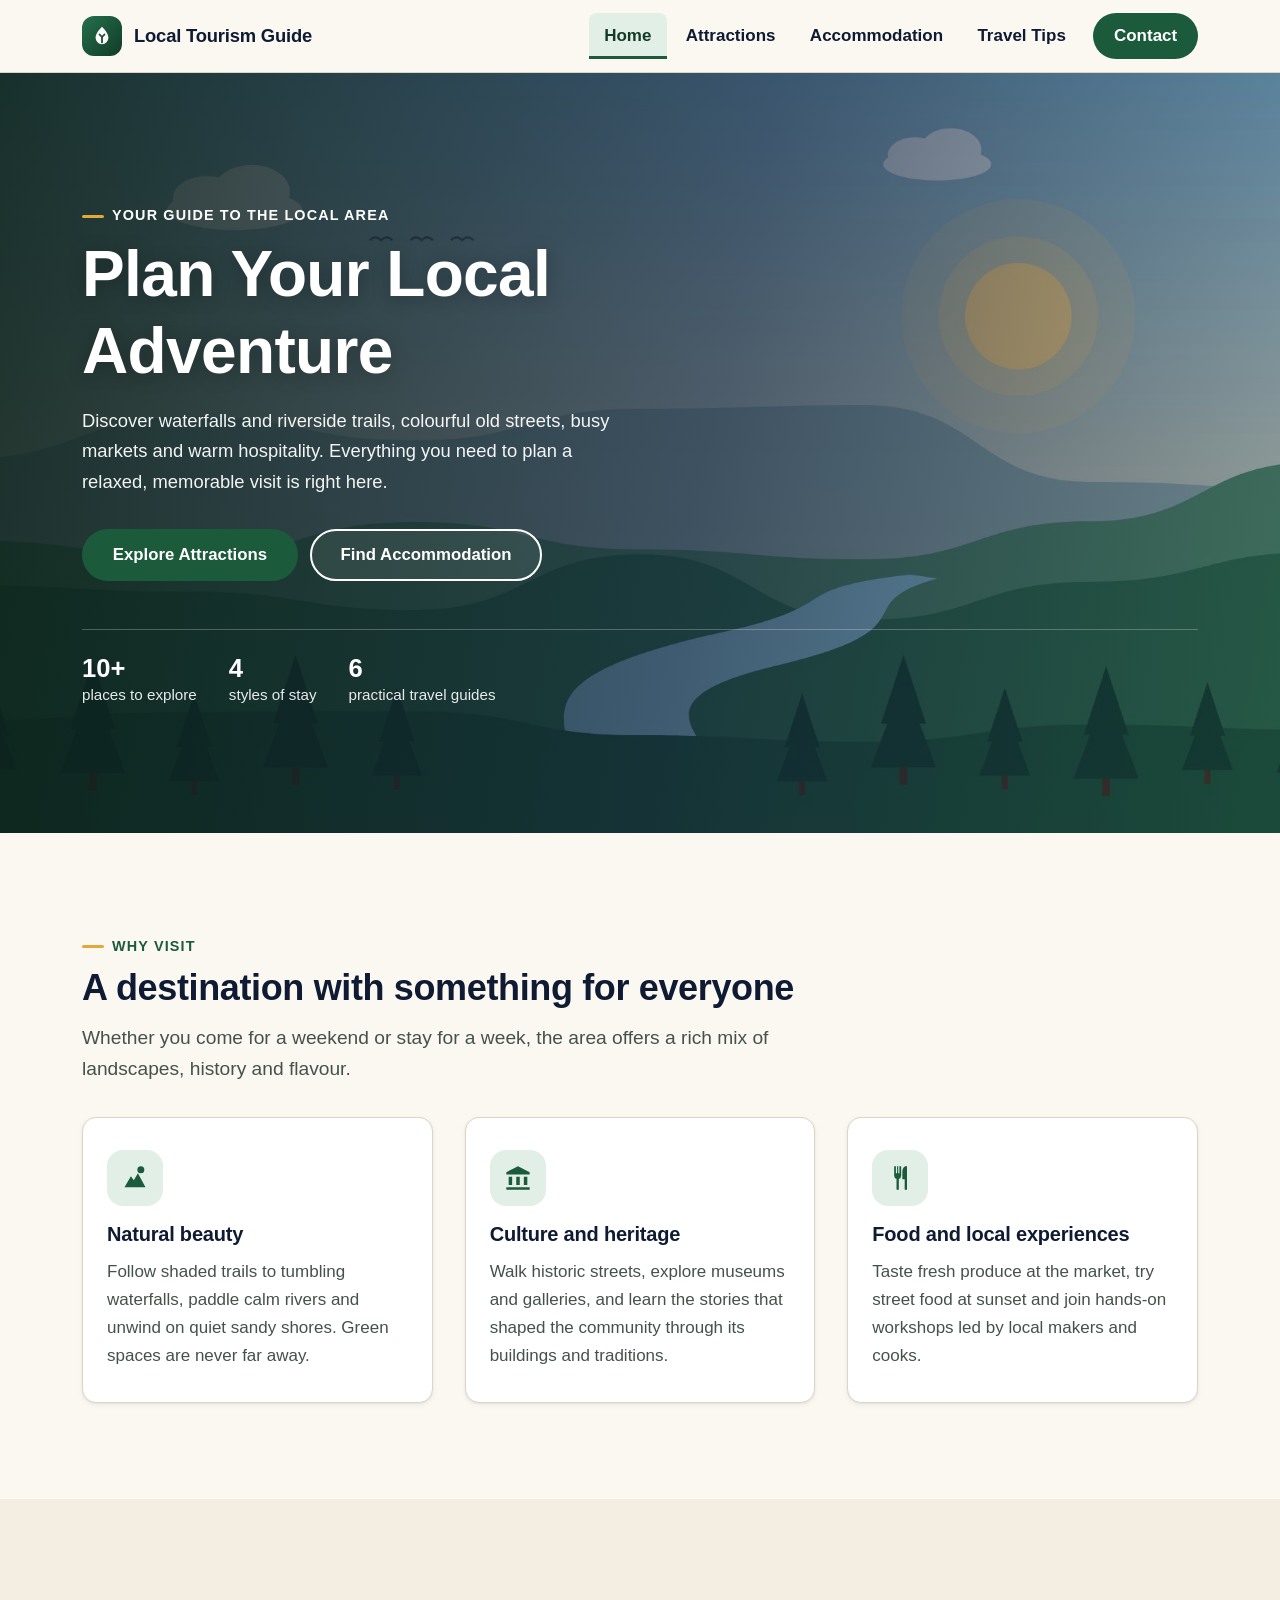
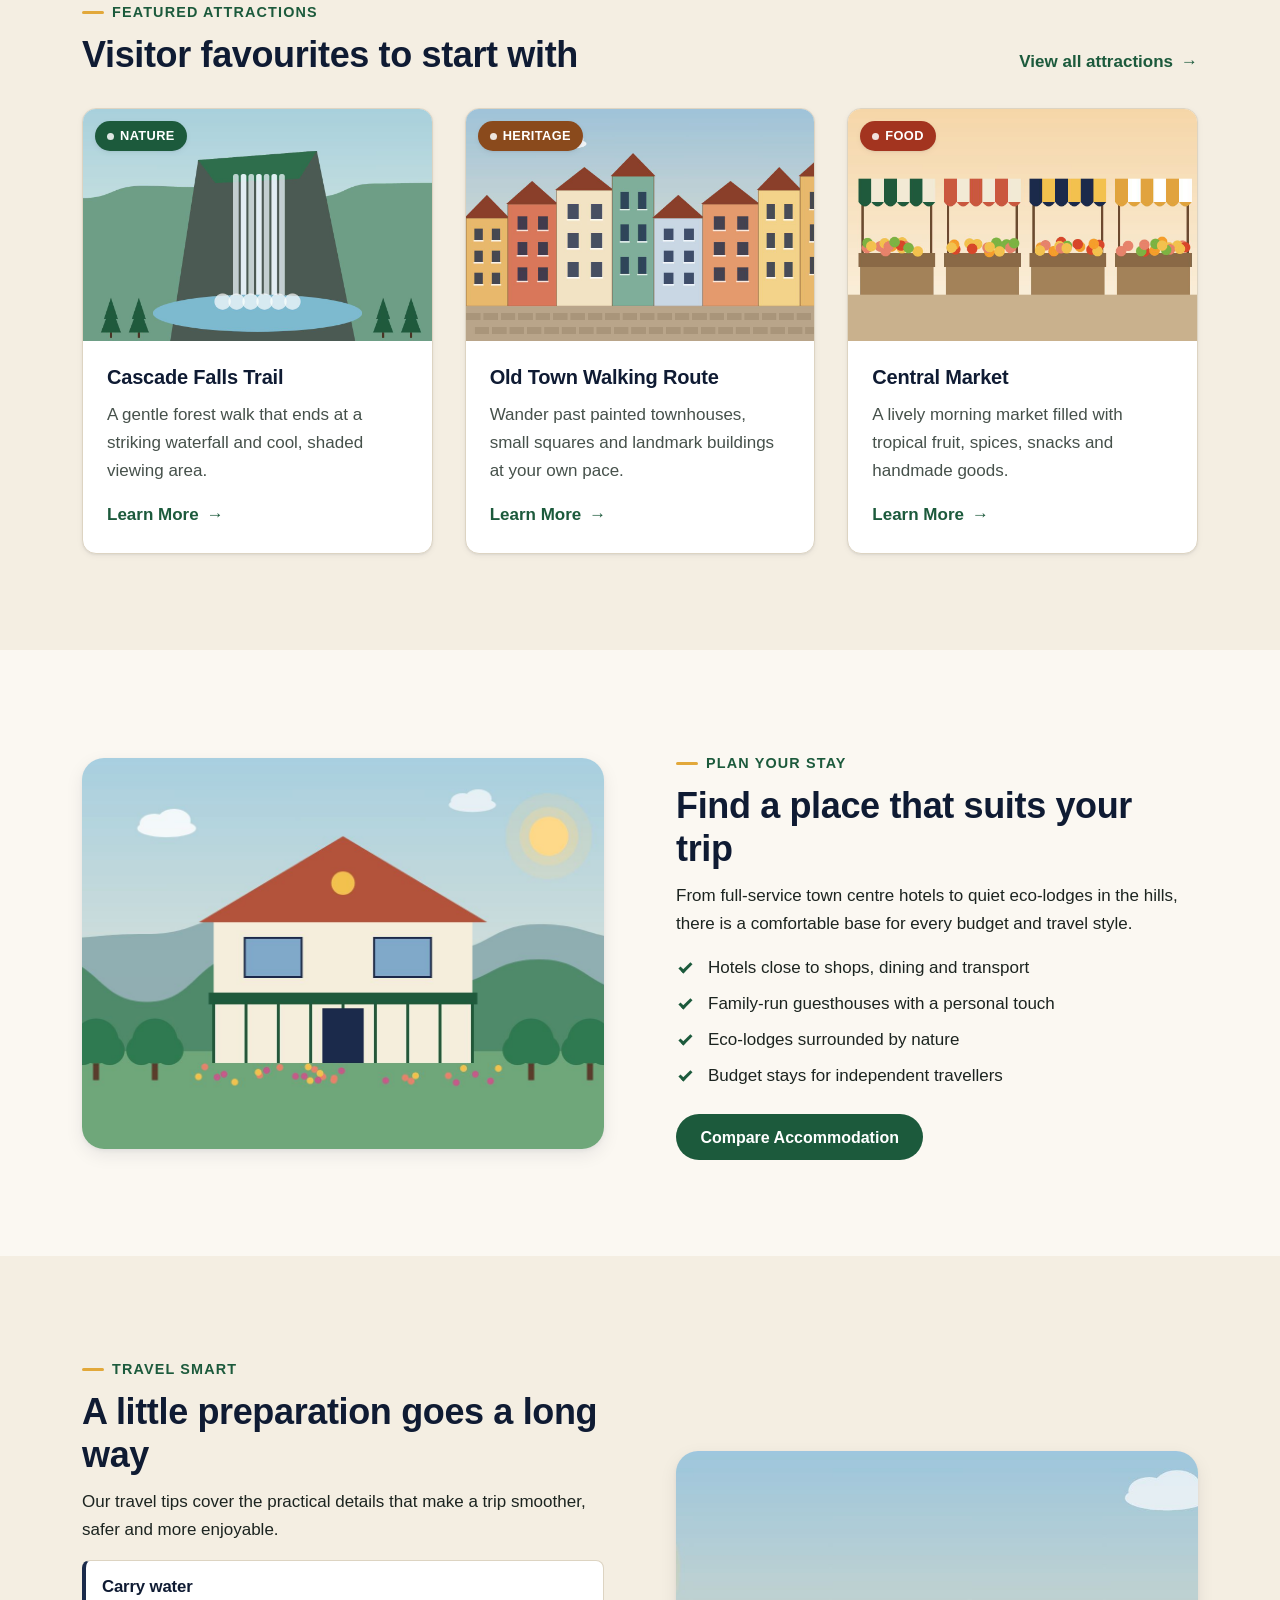
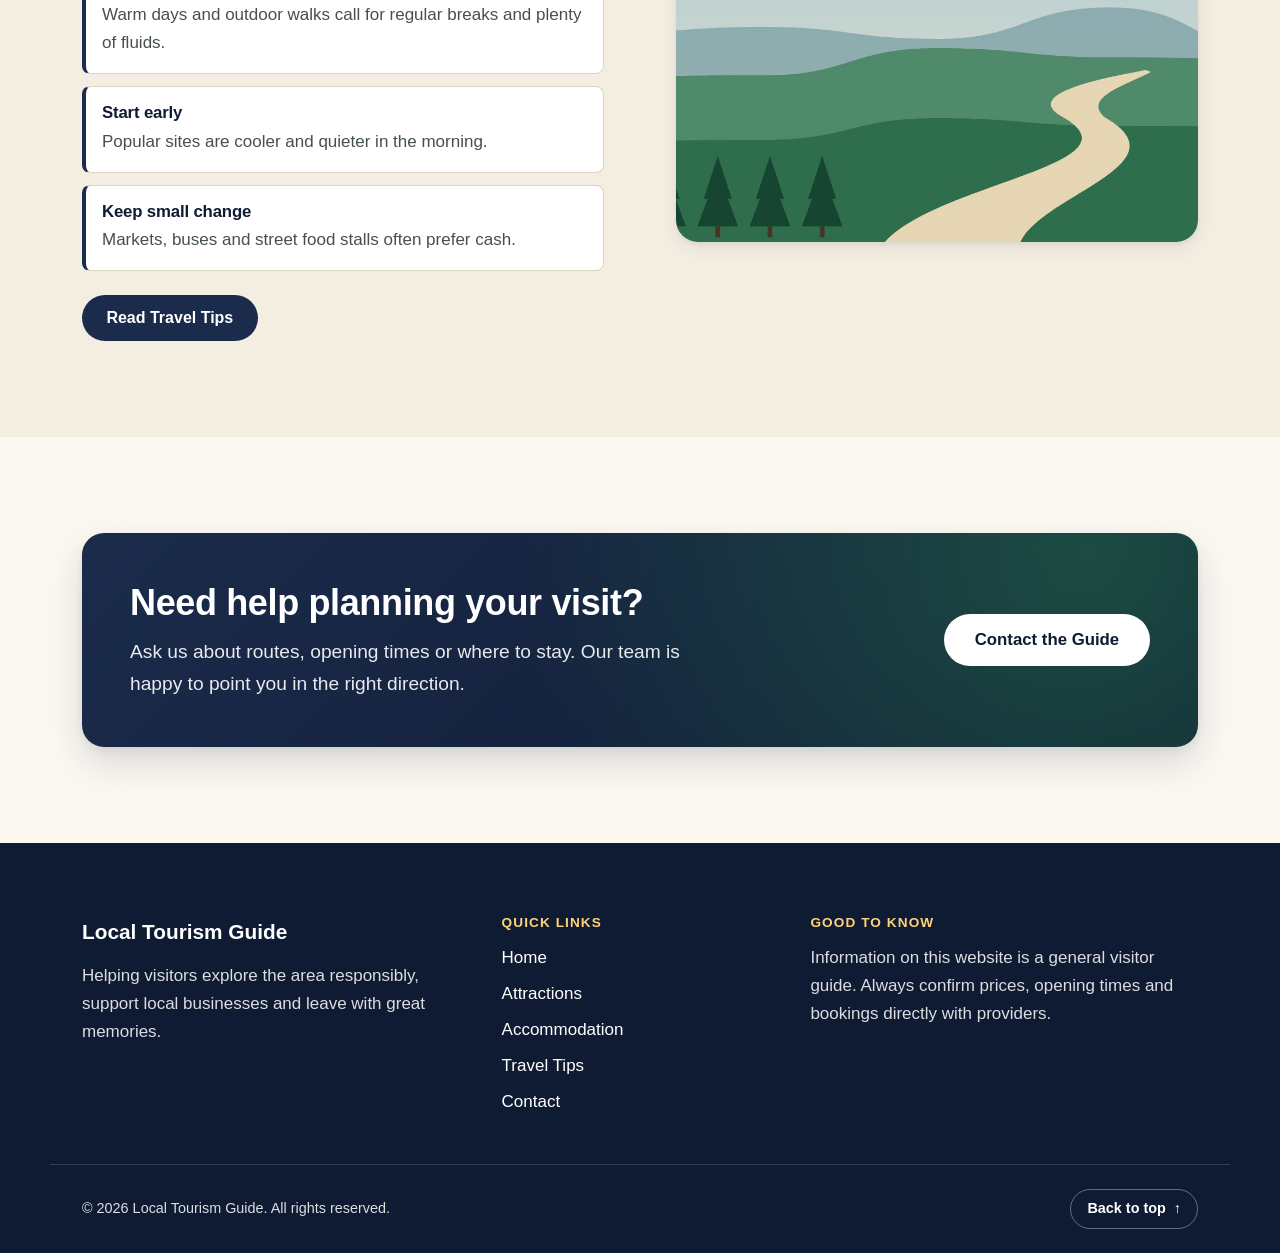
<file: index.html>
<!DOCTYPE html>
<html lang="en" class="no-js">
<head>
  <meta charset="UTF-8">
  <meta name="viewport" content="width=device-width, initial-scale=1.0">
  <title>Home | Local Tourism Guide</title>
  <meta name="description" content="Local Tourism Guide helps you plan your visit with attractions, places to stay, practical travel tips and friendly local advice.">
  <link rel="stylesheet" href="css/style.css">
</head>
<body id="top">

  <!-- Skip link: lets keyboard and screen reader users jump straight to the main content -->
  <a class="skip-link" href="#main-content">Skip to main content</a>

  <!-- ===================== SITE HEADER (same on every page) ===================== -->
  <header class="site-header">
    <div class="container header-inner">
      <a class="brand" href="index.html" aria-label="Local Tourism Guide, home page">
        <span class="brand-mark" aria-hidden="true">
          <svg viewBox="0 0 24 24" width="22" height="22"><path d="M12 2C7 7 5 11 5 14a7 7 0 0 0 14 0c0-3-2-7-7-12zm0 18a1 1 0 0 1-1-1v-5.6l-2.3-2.3a1 1 0 1 1 1.4-1.4L12 11.6l1.9-1.9a1 1 0 1 1 1.4 1.4L13 13.4V19a1 1 0 0 1-1 1z" fill="currentColor"/></svg>
        </span>
        <span class="brand-text">Local Tourism Guide</span>
      </a>

      <!-- Mobile menu button: shown on small screens, controlled by js/script.js -->
      <button class="nav-toggle" type="button" aria-expanded="false" aria-controls="primary-navigation">
        <span class="nav-toggle-bars" aria-hidden="true"></span>
        <span class="nav-toggle-label">Menu</span>
      </button>

      <!-- Main navigation -->
      <nav class="site-nav" id="primary-navigation" aria-label="Main navigation">
        <ul class="nav-list">
          <li><a class="nav-link active" href="index.html" aria-current="page">Home</a></li>
          <li><a class="nav-link" href="attractions.html">Attractions</a></li>
          <li><a class="nav-link" href="accommodation.html">Accommodation</a></li>
          <li><a class="nav-link" href="travel-tips.html">Travel Tips</a></li>
          <li><a class="nav-link nav-link-cta" href="contact.html">Contact</a></li>
        </ul>
      </nav>
    </div>
  </header>

  <main id="main-content" tabindex="-1">

    <!-- ===================== 1. HERO SECTION ===================== -->
    <section class="hero" aria-labelledby="hero-heading">
      <div class="container hero-content">
        <p class="eyebrow eyebrow-light">Your guide to the local area</p>
        <h1 id="hero-heading">Plan Your Local Adventure</h1>
        <p class="hero-text">Discover waterfalls and riverside trails, colourful old streets, busy markets and warm hospitality. Everything you need to plan a relaxed, memorable visit is right here.</p>
        <div class="button-group">
          <a class="btn btn-primary btn-lg" href="attractions.html">Explore Attractions</a>
          <a class="btn btn-outline-light btn-lg" href="accommodation.html">Find Accommodation</a>
        </div>
        <!-- Quick facts strip -->
        <ul class="hero-facts" aria-label="Highlights of the area">
          <li><strong>10+</strong> places to explore</li>
          <li><strong>4</strong> styles of stay</li>
          <li><strong>6</strong> practical travel guides</li>
        </ul>
      </div>
    </section>

    <!-- ===================== 2. WHY VISIT SECTION ===================== -->
    <section class="section" aria-labelledby="why-heading">
      <div class="container">
        <div class="section-header">
          <p class="eyebrow">Why visit</p>
          <h2 id="why-heading">A destination with something for everyone</h2>
          <p>Whether you come for a weekend or stay for a week, the area offers a rich mix of landscapes, history and flavour.</p>
        </div>

        <div class="grid grid-3">
          <article class="card feature-card">
            <span class="icon-circle" aria-hidden="true">
              <svg viewBox="0 0 24 24" width="28" height="28"><path d="M3 20h18L14.5 8l-3.5 6-2.5-3.5L3 20zm14-12a3 3 0 1 0 0-6 3 3 0 0 0 0 6z" fill="currentColor"/></svg>
            </span>
            <h3>Natural beauty</h3>
            <p>Follow shaded trails to tumbling waterfalls, paddle calm rivers and unwind on quiet sandy shores. Green spaces are never far away.</p>
          </article>

          <article class="card feature-card">
            <span class="icon-circle" aria-hidden="true">
              <svg viewBox="0 0 24 24" width="28" height="28"><path d="M12 2 2 7v2h20V7L12 2zM4 11v7h3v-7H4zm6.5 0v7h3v-7h-3zM17 11v7h3v-7h-3zM2 20v2h20v-2H2z" fill="currentColor"/></svg>
            </span>
            <h3>Culture and heritage</h3>
            <p>Walk historic streets, explore museums and galleries, and learn the stories that shaped the community through its buildings and traditions.</p>
          </article>

          <article class="card feature-card">
            <span class="icon-circle" aria-hidden="true">
              <svg viewBox="0 0 24 24" width="28" height="28"><path d="M7 2v8a3 3 0 0 0 2 2.8V22h2v-9.2A3 3 0 0 0 13 10V2h-1.5v6h-1V2h-1v6h-1V2H7zm10 0c-1.7 0-3 2.2-3 5v6h2v9h2V2h-1z" fill="currentColor"/></svg>
            </span>
            <h3>Food and local experiences</h3>
            <p>Taste fresh produce at the market, try street food at sunset and join hands-on workshops led by local makers and cooks.</p>
          </article>
        </div>
      </div>
    </section>

    <!-- ===================== 3. FEATURED ATTRACTIONS ===================== -->
    <section class="section section-tinted" aria-labelledby="featured-heading">
      <div class="container">
        <div class="section-header section-header-split">
          <div>
            <p class="eyebrow">Featured attractions</p>
            <h2 id="featured-heading">Visitor favourites to start with</h2>
          </div>
          <a class="text-link" href="attractions.html">View all attractions <span aria-hidden="true">&rarr;</span></a>
        </div>

        <div class="grid grid-3">
          <article class="card attraction-card">
            <div class="card-media">
              <img src="assets/images/attraction-waterfall-trail.jpg" alt="Illustration of a tall waterfall pouring into a pool, surrounded by pine trees" width="1200" height="800" loading="lazy">
              <span class="badge badge-nature">Nature</span>
            </div>
            <div class="card-body">
              <h3>Cascade Falls Trail</h3>
              <p>A gentle forest walk that ends at a striking waterfall and cool, shaded viewing area.</p>
              <a class="card-link" href="attractions.html#cascade-falls">Learn More <span class="visually-hidden">about Cascade Falls Trail</span><span aria-hidden="true">&rarr;</span></a>
            </div>
          </article>

          <article class="card attraction-card">
            <div class="card-media">
              <img src="assets/images/attraction-old-town.jpg" alt="Illustration of a row of colourful historic townhouses beside a cobbled street" width="1200" height="800" loading="lazy">
              <span class="badge badge-heritage">Heritage</span>
            </div>
            <div class="card-body">
              <h3>Old Town Walking Route</h3>
              <p>Wander past painted townhouses, small squares and landmark buildings at your own pace.</p>
              <a class="card-link" href="attractions.html#old-town">Learn More <span class="visually-hidden">about the Old Town Walking Route</span><span aria-hidden="true">&rarr;</span></a>
            </div>
          </article>

          <article class="card attraction-card">
            <div class="card-media">
              <img src="assets/images/attraction-central-market.jpg" alt="Illustration of market stalls with striped awnings and baskets of fresh fruit" width="1200" height="800" loading="lazy">
              <span class="badge badge-food">Food</span>
            </div>
            <div class="card-body">
              <h3>Central Market</h3>
              <p>A lively morning market filled with tropical fruit, spices, snacks and handmade goods.</p>
              <a class="card-link" href="attractions.html#central-market">Learn More <span class="visually-hidden">about the Central Market</span><span aria-hidden="true">&rarr;</span></a>
            </div>
          </article>
        </div>
      </div>
    </section>

    <!-- ===================== 4. PLAN YOUR STAY ===================== -->
    <section class="section" aria-labelledby="stay-heading">
      <div class="container split">
        <div class="split-media">
          <img src="assets/images/stay-guesthouse.jpg" alt="Illustration of a welcoming guesthouse with a red roof, green veranda and flower garden" width="1200" height="800" loading="lazy">
        </div>
        <div class="split-content">
          <p class="eyebrow">Plan your stay</p>
          <h2 id="stay-heading">Find a place that suits your trip</h2>
          <p>From full-service town centre hotels to quiet eco-lodges in the hills, there is a comfortable base for every budget and travel style.</p>
          <ul class="tick-list">
            <li>Hotels close to shops, dining and transport</li>
            <li>Family-run guesthouses with a personal touch</li>
            <li>Eco-lodges surrounded by nature</li>
            <li>Budget stays for independent travellers</li>
          </ul>
          <a class="btn btn-primary" href="accommodation.html">Compare Accommodation</a>
        </div>
      </div>
    </section>

    <!-- ===================== 5. TRAVEL SMART ===================== -->
    <section class="section section-tinted" aria-labelledby="smart-heading">
      <div class="container split split-reverse">
        <div class="split-media">
          <img src="assets/images/banner-travel-tips.jpg" alt="Illustration of a winding road leading through green hills towards distant mountains" width="1920" height="720" loading="lazy">
        </div>
        <div class="split-content">
          <p class="eyebrow">Travel smart</p>
          <h2 id="smart-heading">A little preparation goes a long way</h2>
          <p>Our travel tips cover the practical details that make a trip smoother, safer and more enjoyable.</p>
          <div class="mini-tips">
            <div class="mini-tip">
              <h3>Carry water</h3>
              <p>Warm days and outdoor walks call for regular breaks and plenty of fluids.</p>
            </div>
            <div class="mini-tip">
              <h3>Start early</h3>
              <p>Popular sites are cooler and quieter in the morning.</p>
            </div>
            <div class="mini-tip">
              <h3>Keep small change</h3>
              <p>Markets, buses and street food stalls often prefer cash.</p>
            </div>
          </div>
          <a class="btn btn-secondary" href="travel-tips.html">Read Travel Tips</a>
        </div>
      </div>
    </section>

    <!-- ===================== 6. CALL TO ACTION ===================== -->
    <section class="section" aria-labelledby="cta-heading">
      <div class="container">
        <div class="cta-band">
          <div>
            <h2 id="cta-heading">Need help planning your visit?</h2>
            <p>Ask us about routes, opening times or where to stay. Our team is happy to point you in the right direction.</p>
          </div>
          <a class="btn btn-light btn-lg" href="contact.html">Contact the Guide</a>
        </div>
      </div>
    </section>

  </main>

  <!-- ===================== SITE FOOTER (same on every page) ===================== -->
  <footer class="site-footer">
    <div class="container footer-grid">
      <div class="footer-brand">
        <p class="footer-title">Local Tourism Guide</p>
        <p>Helping visitors explore the area responsibly, support local businesses and leave with great memories.</p>
      </div>
      <nav class="footer-nav" aria-label="Footer quick links">
        <h2 class="footer-heading">Quick links</h2>
        <ul>
          <li><a href="index.html">Home</a></li>
          <li><a href="attractions.html">Attractions</a></li>
          <li><a href="accommodation.html">Accommodation</a></li>
          <li><a href="travel-tips.html">Travel Tips</a></li>
          <li><a href="contact.html">Contact</a></li>
        </ul>
      </nav>
      <div class="footer-info">
        <h2 class="footer-heading">Good to know</h2>
        <p>Information on this website is a general visitor guide. Always confirm prices, opening times and bookings directly with providers.</p>
      </div>
    </div>
    <div class="container footer-bottom">
      <p>&copy; <span class="js-year">2026</span> Local Tourism Guide. All rights reserved.</p>
      <a class="back-to-top" href="#top">Back to top <span aria-hidden="true">&uarr;</span></a>
    </div>
  </footer>

  <script src="js/script.js"></script>
</body>
</html>
</file>
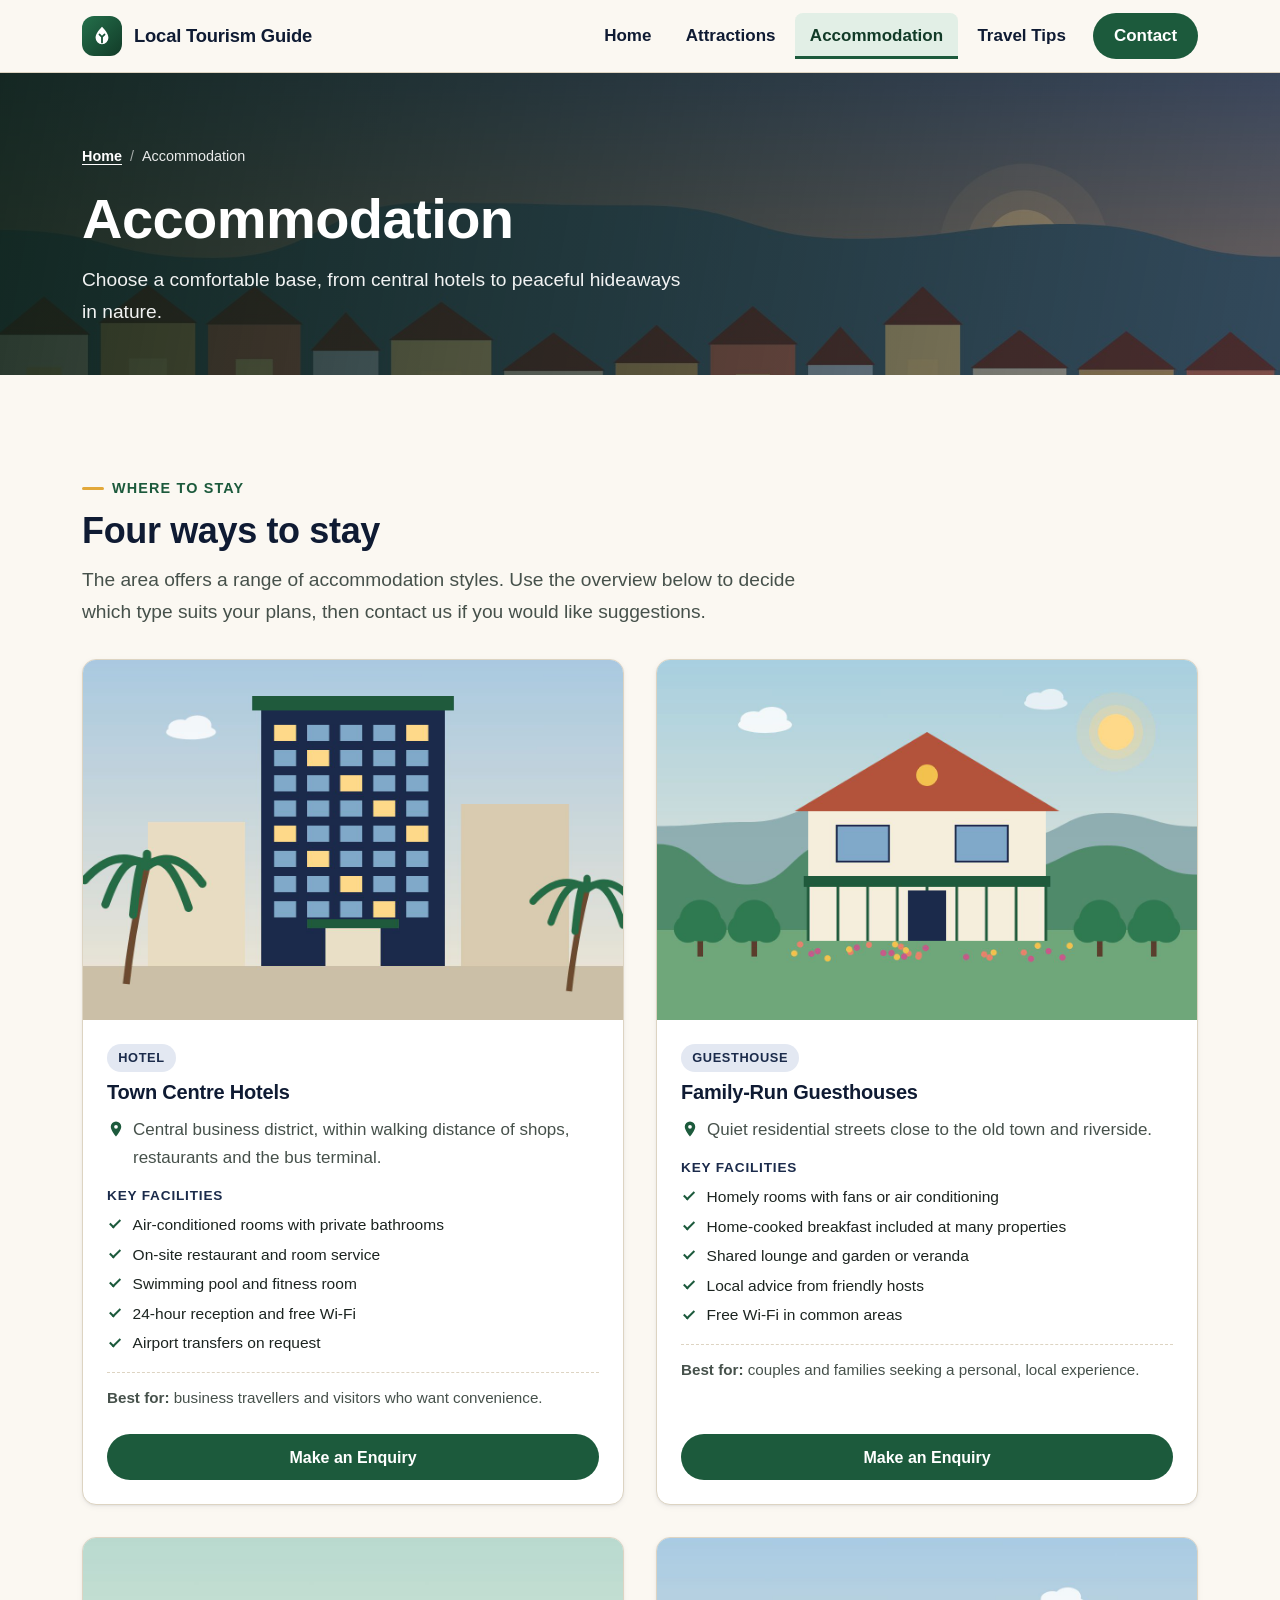
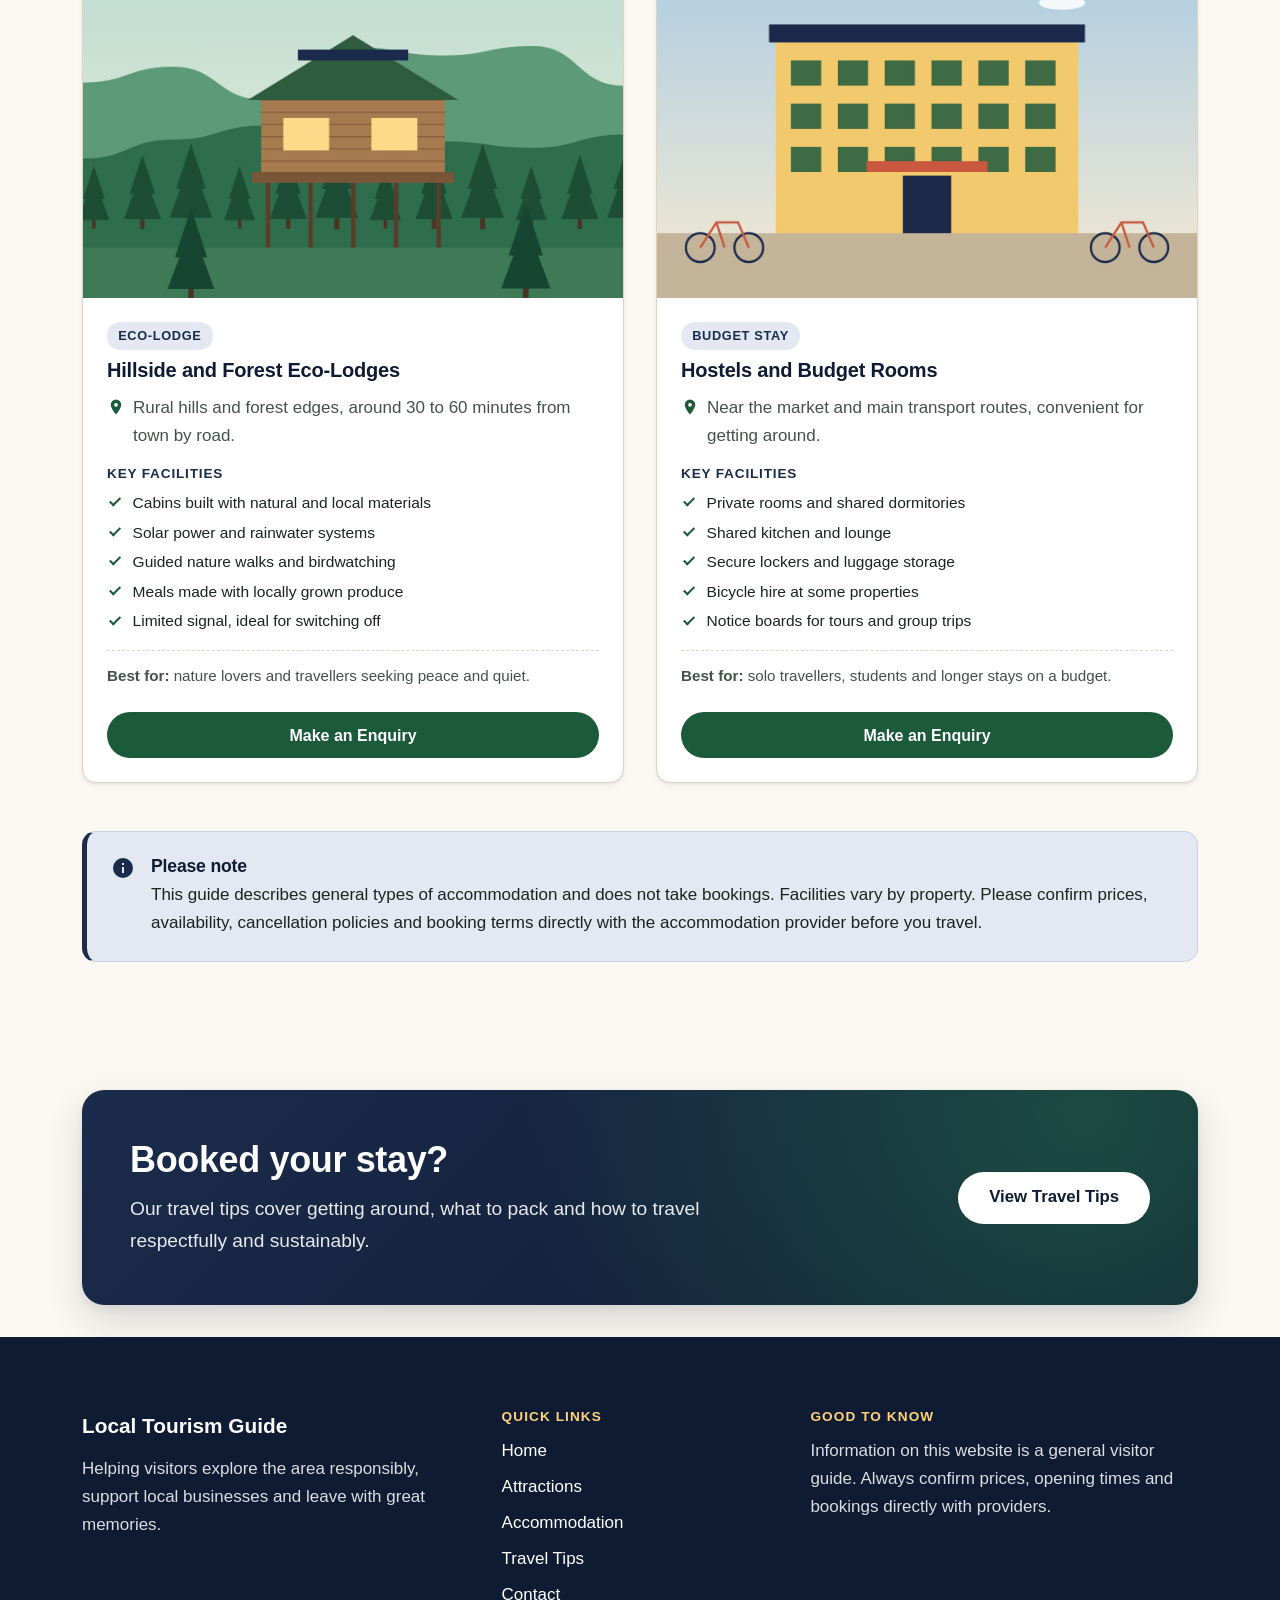
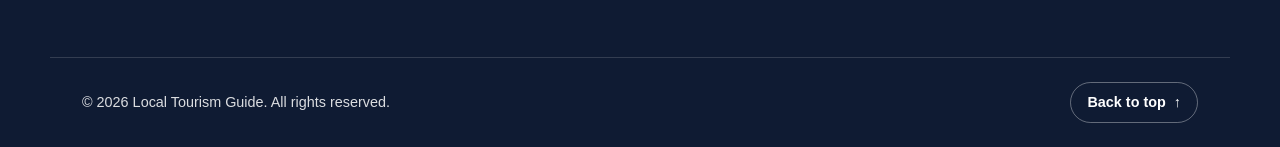
<file: accommodation.html>
<!DOCTYPE html>
<html lang="en" class="no-js">
<head>
  <meta charset="UTF-8">
  <meta name="viewport" content="width=device-width, initial-scale=1.0">
  <title>Accommodation | Local Tourism Guide</title>
  <meta name="description" content="Compare hotels, guesthouses, eco-lodges and budget stays in the local area and find the right base for your visit.">
  <link rel="stylesheet" href="css/style.css">
</head>
<body id="top">

  <!-- Skip link: lets keyboard and screen reader users jump straight to the main content -->
  <a class="skip-link" href="#main-content">Skip to main content</a>

  <!-- ===================== SITE HEADER (same on every page) ===================== -->
  <header class="site-header">
    <div class="container header-inner">
      <a class="brand" href="index.html" aria-label="Local Tourism Guide, home page">
        <span class="brand-mark" aria-hidden="true">
          <svg viewBox="0 0 24 24" width="22" height="22"><path d="M12 2C7 7 5 11 5 14a7 7 0 0 0 14 0c0-3-2-7-7-12zm0 18a1 1 0 0 1-1-1v-5.6l-2.3-2.3a1 1 0 1 1 1.4-1.4L12 11.6l1.9-1.9a1 1 0 1 1 1.4 1.4L13 13.4V19a1 1 0 0 1-1 1z" fill="currentColor"/></svg>
        </span>
        <span class="brand-text">Local Tourism Guide</span>
      </a>

      <!-- Mobile menu button: shown on small screens, controlled by js/script.js -->
      <button class="nav-toggle" type="button" aria-expanded="false" aria-controls="primary-navigation">
        <span class="nav-toggle-bars" aria-hidden="true"></span>
        <span class="nav-toggle-label">Menu</span>
      </button>

      <!-- Main navigation -->
      <nav class="site-nav" id="primary-navigation" aria-label="Main navigation">
        <ul class="nav-list">
          <li><a class="nav-link" href="index.html">Home</a></li>
          <li><a class="nav-link" href="attractions.html">Attractions</a></li>
          <li><a class="nav-link active" href="accommodation.html" aria-current="page">Accommodation</a></li>
          <li><a class="nav-link" href="travel-tips.html">Travel Tips</a></li>
          <li><a class="nav-link nav-link-cta" href="contact.html">Contact</a></li>
        </ul>
      </nav>
    </div>
  </header>

  <main id="main-content" tabindex="-1">

    <!-- ===================== PAGE BANNER ===================== -->
    <section class="page-banner page-banner-accommodation" aria-labelledby="page-heading">
      <div class="container">
        <nav class="breadcrumb" aria-label="Breadcrumb">
          <ol>
            <li><a href="index.html">Home</a></li>
            <li aria-current="page">Accommodation</li>
          </ol>
        </nav>
        <h1 id="page-heading">Accommodation</h1>
        <p>Choose a comfortable base, from central hotels to peaceful hideaways in nature.</p>
      </div>
    </section>

    <!-- ===================== INTRODUCTION ===================== -->
    <section class="section" aria-labelledby="stay-types-heading">
      <div class="container">
        <div class="section-header">
          <p class="eyebrow">Where to stay</p>
          <h2 id="stay-types-heading">Four ways to stay</h2>
          <p>The area offers a range of accommodation styles. Use the overview below to decide which type suits your plans, then contact us if you would like suggestions.</p>
        </div>

        <!-- ===================== ACCOMMODATION CARDS ===================== -->
        <div class="grid grid-2 stay-grid">

          <!-- Hotel -->
          <article class="card stay-card">
            <div class="card-media">
              <img src="assets/images/stay-hotel.jpg" alt="Illustration of a modern multi-storey hotel with lit windows and palm trees outside" width="1200" height="800" loading="lazy">
            </div>
            <div class="card-body">
              <p class="stay-type">Hotel</p>
              <h3>Town Centre Hotels</h3>
              <p class="stay-location">
                <svg aria-hidden="true" viewBox="0 0 24 24" width="18" height="18"><path d="M12 2a7 7 0 0 0-7 7c0 5 7 13 7 13s7-8 7-13a7 7 0 0 0-7-7zm0 9.5A2.5 2.5 0 1 1 12 6.5a2.5 2.5 0 0 1 0 5z" fill="currentColor"/></svg>
                <span><span class="visually-hidden">Location: </span>Central business district, within walking distance of shops, restaurants and the bus terminal.</span>
              </p>
              <h4 class="facilities-heading">Key facilities</h4>
              <ul class="facility-list">
                <li>Air-conditioned rooms with private bathrooms</li>
                <li>On-site restaurant and room service</li>
                <li>Swimming pool and fitness room</li>
                <li>24-hour reception and free Wi-Fi</li>
                <li>Airport transfers on request</li>
              </ul>
              <p class="stay-best"><strong>Best for:</strong> business travellers and visitors who want convenience.</p>
              <a class="btn btn-primary btn-block" href="contact.html?enquiry=Hotel">Make an Enquiry <span class="visually-hidden">about hotels</span></a>
            </div>
          </article>

          <!-- Guesthouse -->
          <article class="card stay-card">
            <div class="card-media">
              <img src="assets/images/stay-guesthouse.jpg" alt="Illustration of a welcoming guesthouse with a red roof, green veranda and flower garden" width="1200" height="800" loading="lazy">
            </div>
            <div class="card-body">
              <p class="stay-type">Guesthouse</p>
              <h3>Family-Run Guesthouses</h3>
              <p class="stay-location">
                <svg aria-hidden="true" viewBox="0 0 24 24" width="18" height="18"><path d="M12 2a7 7 0 0 0-7 7c0 5 7 13 7 13s7-8 7-13a7 7 0 0 0-7-7zm0 9.5A2.5 2.5 0 1 1 12 6.5a2.5 2.5 0 0 1 0 5z" fill="currentColor"/></svg>
                <span><span class="visually-hidden">Location: </span>Quiet residential streets close to the old town and riverside.</span>
              </p>
              <h4 class="facilities-heading">Key facilities</h4>
              <ul class="facility-list">
                <li>Homely rooms with fans or air conditioning</li>
                <li>Home-cooked breakfast included at many properties</li>
                <li>Shared lounge and garden or veranda</li>
                <li>Local advice from friendly hosts</li>
                <li>Free Wi-Fi in common areas</li>
              </ul>
              <p class="stay-best"><strong>Best for:</strong> couples and families seeking a personal, local experience.</p>
              <a class="btn btn-primary btn-block" href="contact.html?enquiry=Guesthouse">Make an Enquiry <span class="visually-hidden">about guesthouses</span></a>
            </div>
          </article>

          <!-- Eco-lodge -->
          <article class="card stay-card">
            <div class="card-media">
              <img src="assets/images/stay-eco-lodge.jpg" alt="Illustration of a wooden eco-lodge on stilts surrounded by forest and green hills" width="1200" height="800" loading="lazy">
            </div>
            <div class="card-body">
              <p class="stay-type">Eco-lodge</p>
              <h3>Hillside and Forest Eco-Lodges</h3>
              <p class="stay-location">
                <svg aria-hidden="true" viewBox="0 0 24 24" width="18" height="18"><path d="M12 2a7 7 0 0 0-7 7c0 5 7 13 7 13s7-8 7-13a7 7 0 0 0-7-7zm0 9.5A2.5 2.5 0 1 1 12 6.5a2.5 2.5 0 0 1 0 5z" fill="currentColor"/></svg>
                <span><span class="visually-hidden">Location: </span>Rural hills and forest edges, around 30 to 60 minutes from town by road.</span>
              </p>
              <h4 class="facilities-heading">Key facilities</h4>
              <ul class="facility-list">
                <li>Cabins built with natural and local materials</li>
                <li>Solar power and rainwater systems</li>
                <li>Guided nature walks and birdwatching</li>
                <li>Meals made with locally grown produce</li>
                <li>Limited signal, ideal for switching off</li>
              </ul>
              <p class="stay-best"><strong>Best for:</strong> nature lovers and travellers seeking peace and quiet.</p>
              <a class="btn btn-primary btn-block" href="contact.html?enquiry=Eco-lodge">Make an Enquiry <span class="visually-hidden">about eco-lodges</span></a>
            </div>
          </article>

          <!-- Budget stay -->
          <article class="card stay-card">
            <div class="card-media">
              <img src="assets/images/stay-budget.jpg" alt="Illustration of a bright yellow hostel building with bicycles parked outside" width="1200" height="800" loading="lazy">
            </div>
            <div class="card-body">
              <p class="stay-type">Budget stay</p>
              <h3>Hostels and Budget Rooms</h3>
              <p class="stay-location">
                <svg aria-hidden="true" viewBox="0 0 24 24" width="18" height="18"><path d="M12 2a7 7 0 0 0-7 7c0 5 7 13 7 13s7-8 7-13a7 7 0 0 0-7-7zm0 9.5A2.5 2.5 0 1 1 12 6.5a2.5 2.5 0 0 1 0 5z" fill="currentColor"/></svg>
                <span><span class="visually-hidden">Location: </span>Near the market and main transport routes, convenient for getting around.</span>
              </p>
              <h4 class="facilities-heading">Key facilities</h4>
              <ul class="facility-list">
                <li>Private rooms and shared dormitories</li>
                <li>Shared kitchen and lounge</li>
                <li>Secure lockers and luggage storage</li>
                <li>Bicycle hire at some properties</li>
                <li>Notice boards for tours and group trips</li>
              </ul>
              <p class="stay-best"><strong>Best for:</strong> solo travellers, students and longer stays on a budget.</p>
              <a class="btn btn-primary btn-block" href="contact.html?enquiry=Budget%20stay">Make an Enquiry <span class="visually-hidden">about budget stays</span></a>
            </div>
          </article>

        </div>

        <!-- Booking note -->
        <aside class="notice" aria-labelledby="booking-note-heading">
          <span class="notice-icon" aria-hidden="true">
            <svg viewBox="0 0 24 24" width="24" height="24"><path d="M12 2a10 10 0 1 0 0 20 10 10 0 0 0 0-20zm1 15h-2v-6h2v6zm0-8h-2V7h2v2z" fill="currentColor"/></svg>
          </span>
          <div>
            <h3 id="booking-note-heading">Please note</h3>
            <p>This guide describes general types of accommodation and does not take bookings. Facilities vary by property. Please confirm prices, availability, cancellation policies and booking terms directly with the accommodation provider before you travel.</p>
          </div>
        </aside>
      </div>
    </section>

    <!-- ===================== CALL TO ACTION ===================== -->
    <section class="section section-tight" aria-labelledby="cta-heading">
      <div class="container">
        <div class="cta-band">
          <div>
            <h2 id="cta-heading">Booked your stay?</h2>
            <p>Our travel tips cover getting around, what to pack and how to travel respectfully and sustainably.</p>
          </div>
          <a class="btn btn-light btn-lg" href="travel-tips.html">View Travel Tips</a>
        </div>
      </div>
    </section>

  </main>

  <!-- ===================== SITE FOOTER (same on every page) ===================== -->
  <footer class="site-footer">
    <div class="container footer-grid">
      <div class="footer-brand">
        <p class="footer-title">Local Tourism Guide</p>
        <p>Helping visitors explore the area responsibly, support local businesses and leave with great memories.</p>
      </div>
      <nav class="footer-nav" aria-label="Footer quick links">
        <h2 class="footer-heading">Quick links</h2>
        <ul>
          <li><a href="index.html">Home</a></li>
          <li><a href="attractions.html">Attractions</a></li>
          <li><a href="accommodation.html">Accommodation</a></li>
          <li><a href="travel-tips.html">Travel Tips</a></li>
          <li><a href="contact.html">Contact</a></li>
        </ul>
      </nav>
      <div class="footer-info">
        <h2 class="footer-heading">Good to know</h2>
        <p>Information on this website is a general visitor guide. Always confirm prices, opening times and bookings directly with providers.</p>
      </div>
    </div>
    <div class="container footer-bottom">
      <p>&copy; <span class="js-year">2026</span> Local Tourism Guide. All rights reserved.</p>
      <a class="back-to-top" href="#top">Back to top <span aria-hidden="true">&uarr;</span></a>
    </div>
  </footer>

  <script src="js/script.js"></script>
</body>
</html>
</file>
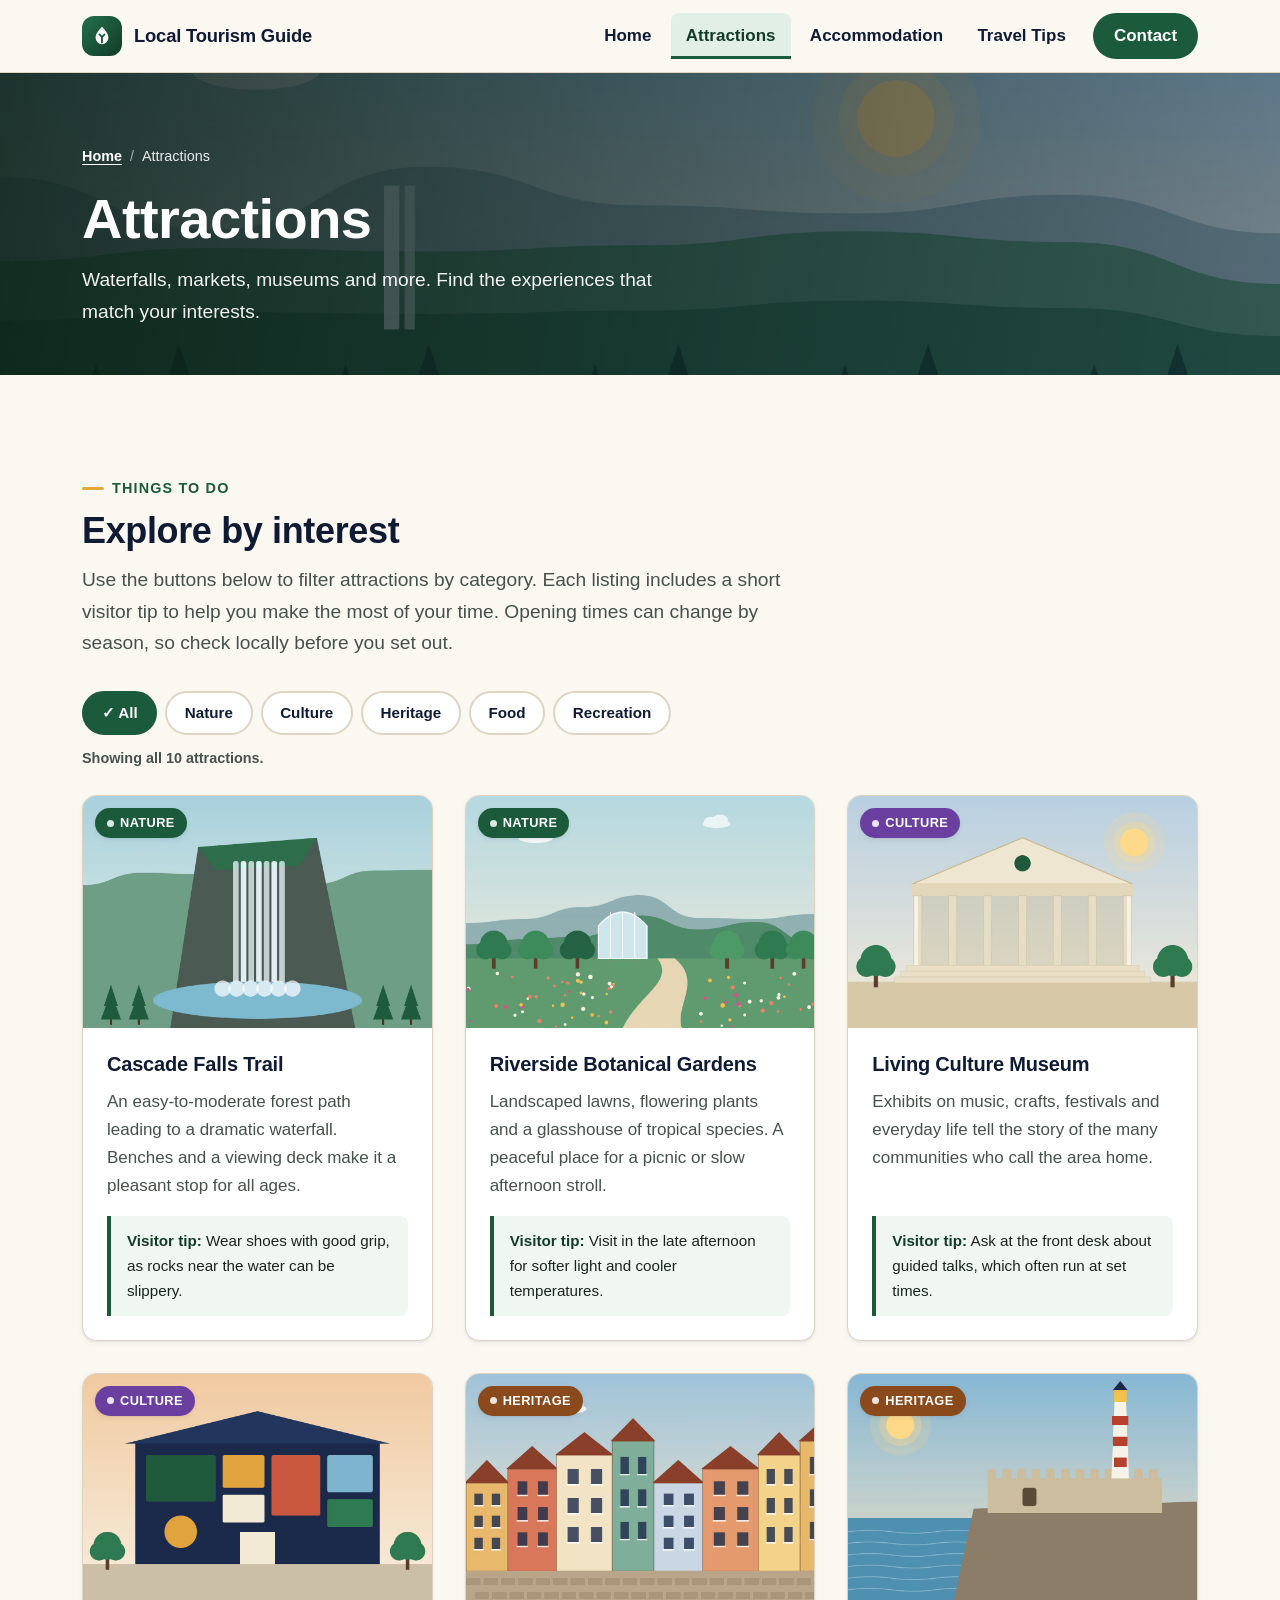
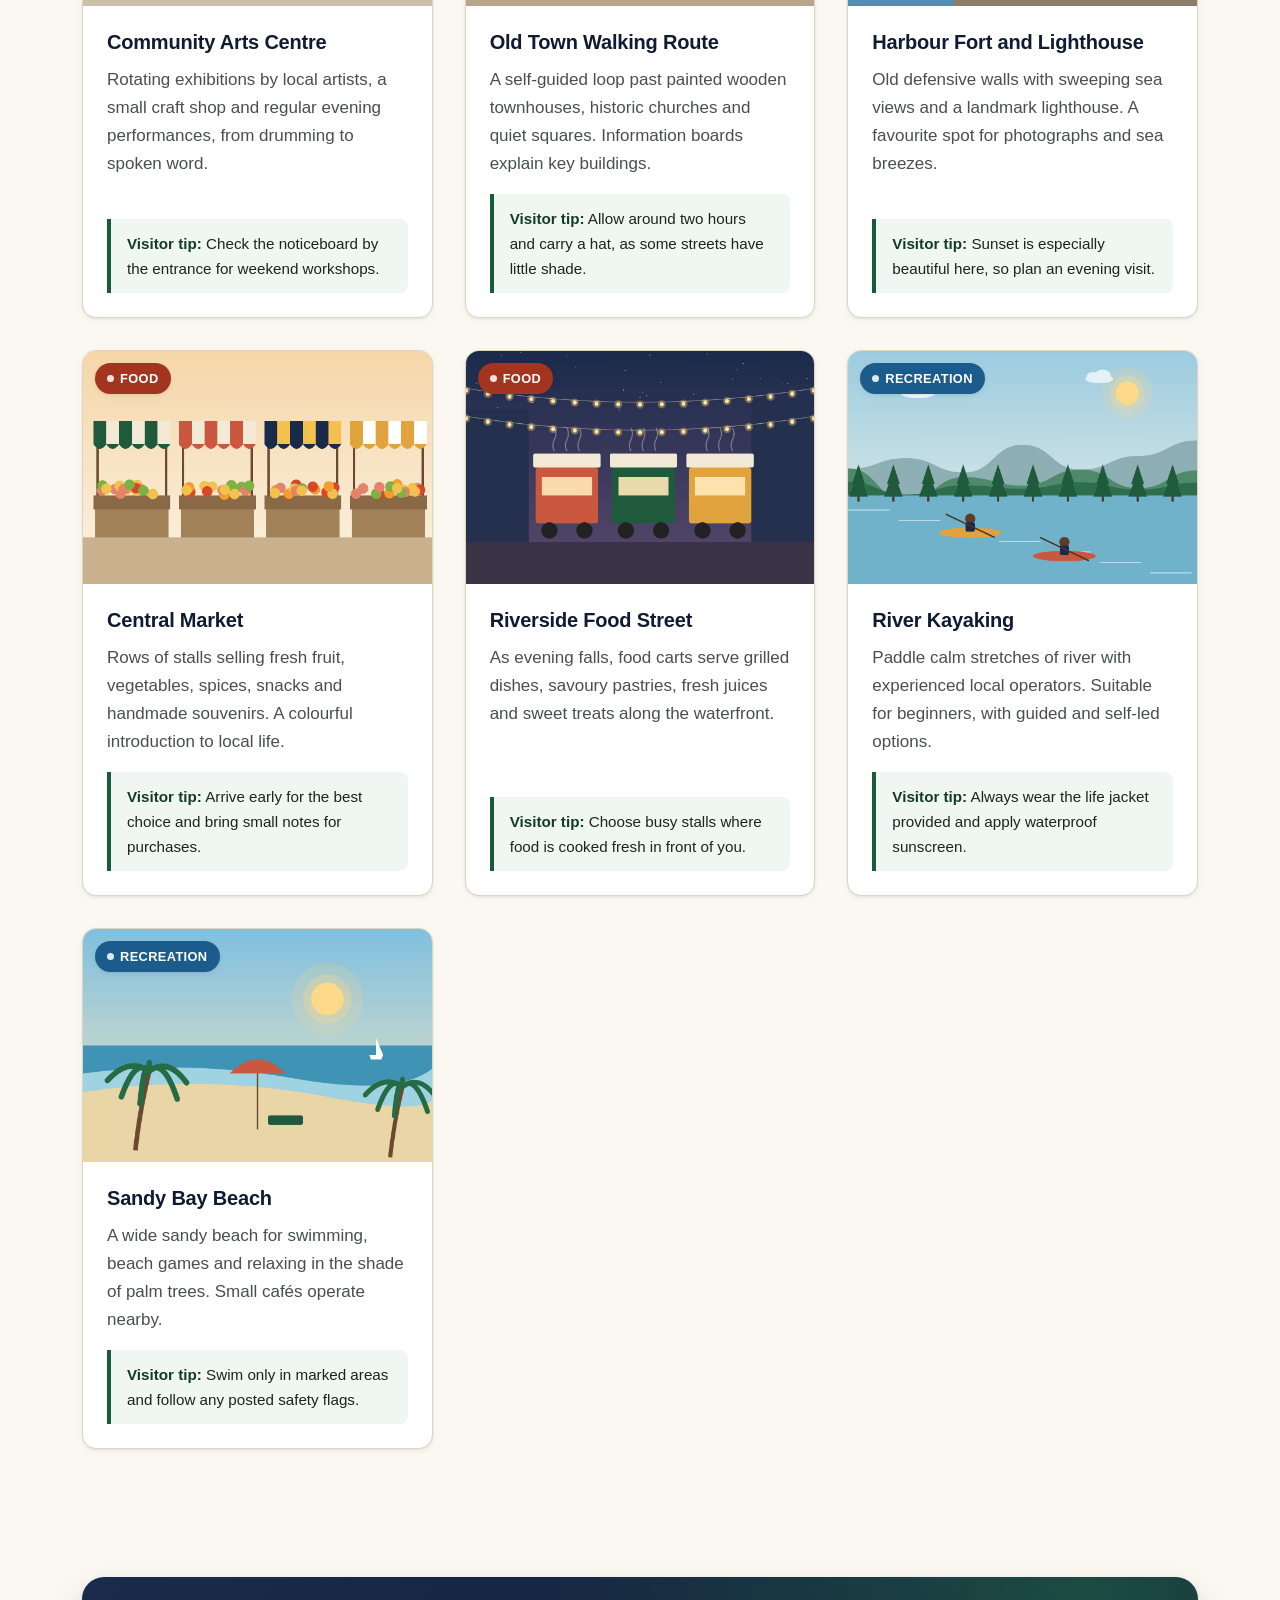
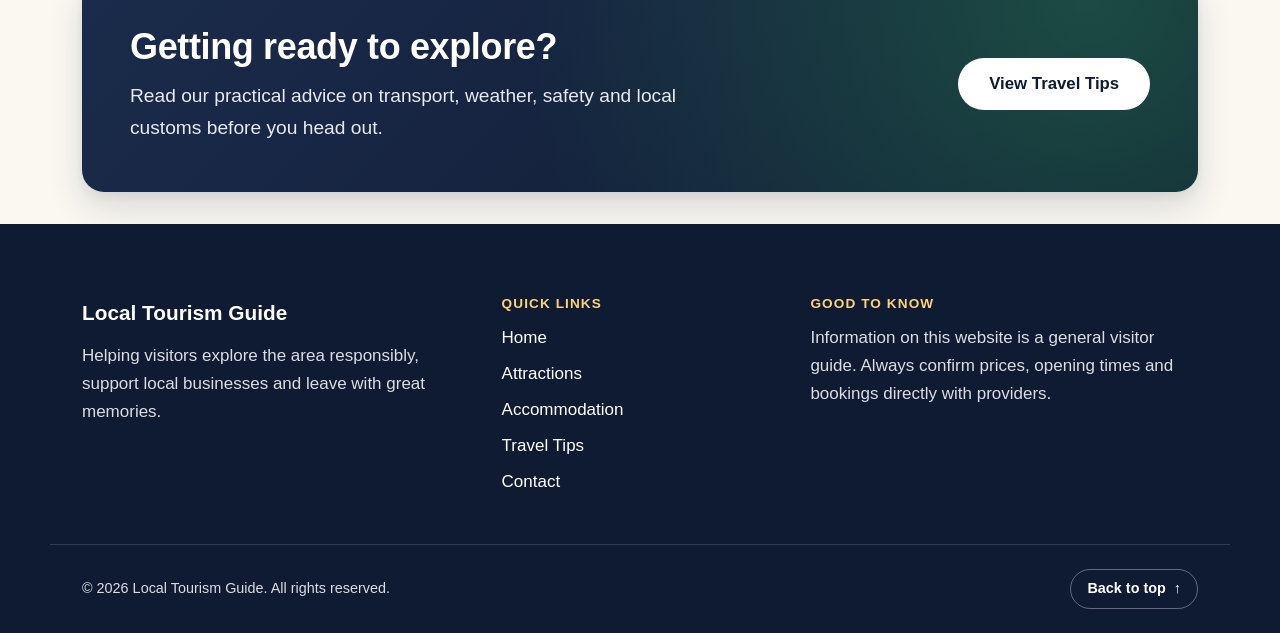
<file: attractions.html>
<!DOCTYPE html>
<html lang="en" class="no-js">
<head>
  <meta charset="UTF-8">
  <meta name="viewport" content="width=device-width, initial-scale=1.0">
  <title>Attractions | Local Tourism Guide</title>
  <meta name="description" content="Browse nature, culture, heritage, food and recreation attractions in the local area, with visitor tips for each place.">
  <link rel="stylesheet" href="css/style.css">
</head>
<body id="top">

  <!-- Skip link: lets keyboard and screen reader users jump straight to the main content -->
  <a class="skip-link" href="#main-content">Skip to main content</a>

  <!-- ===================== SITE HEADER (same on every page) ===================== -->
  <header class="site-header">
    <div class="container header-inner">
      <a class="brand" href="index.html" aria-label="Local Tourism Guide, home page">
        <span class="brand-mark" aria-hidden="true">
          <svg viewBox="0 0 24 24" width="22" height="22"><path d="M12 2C7 7 5 11 5 14a7 7 0 0 0 14 0c0-3-2-7-7-12zm0 18a1 1 0 0 1-1-1v-5.6l-2.3-2.3a1 1 0 1 1 1.4-1.4L12 11.6l1.9-1.9a1 1 0 1 1 1.4 1.4L13 13.4V19a1 1 0 0 1-1 1z" fill="currentColor"/></svg>
        </span>
        <span class="brand-text">Local Tourism Guide</span>
      </a>

      <!-- Mobile menu button: shown on small screens, controlled by js/script.js -->
      <button class="nav-toggle" type="button" aria-expanded="false" aria-controls="primary-navigation">
        <span class="nav-toggle-bars" aria-hidden="true"></span>
        <span class="nav-toggle-label">Menu</span>
      </button>

      <!-- Main navigation -->
      <nav class="site-nav" id="primary-navigation" aria-label="Main navigation">
        <ul class="nav-list">
          <li><a class="nav-link" href="index.html">Home</a></li>
          <li><a class="nav-link active" href="attractions.html" aria-current="page">Attractions</a></li>
          <li><a class="nav-link" href="accommodation.html">Accommodation</a></li>
          <li><a class="nav-link" href="travel-tips.html">Travel Tips</a></li>
          <li><a class="nav-link nav-link-cta" href="contact.html">Contact</a></li>
        </ul>
      </nav>
    </div>
  </header>

  <main id="main-content" tabindex="-1">

    <!-- ===================== PAGE BANNER ===================== -->
    <section class="page-banner page-banner-attractions" aria-labelledby="page-heading">
      <div class="container">
        <nav class="breadcrumb" aria-label="Breadcrumb">
          <ol>
            <li><a href="index.html">Home</a></li>
            <li aria-current="page">Attractions</li>
          </ol>
        </nav>
        <h1 id="page-heading">Attractions</h1>
        <p>Waterfalls, markets, museums and more. Find the experiences that match your interests.</p>
      </div>
    </section>

    <!-- ===================== INTRODUCTION AND FILTER ===================== -->
    <section class="section" aria-labelledby="explore-heading">
      <div class="container">
        <div class="section-header">
          <p class="eyebrow">Things to do</p>
          <h2 id="explore-heading">Explore by interest</h2>
          <p>Use the buttons below to filter attractions by category. Each listing includes a short visitor tip to help you make the most of your time. Opening times can change by season, so check locally before you set out.</p>
        </div>

        <!-- Category filter buttons: handled by js/script.js -->
        <div class="filter-bar" role="group" aria-label="Filter attractions by category">
          <button class="filter-btn is-active" type="button" data-filter="all" aria-pressed="true">All</button>
          <button class="filter-btn" type="button" data-filter="nature" aria-pressed="false">Nature</button>
          <button class="filter-btn" type="button" data-filter="culture" aria-pressed="false">Culture</button>
          <button class="filter-btn" type="button" data-filter="heritage" aria-pressed="false">Heritage</button>
          <button class="filter-btn" type="button" data-filter="food" aria-pressed="false">Food</button>
          <button class="filter-btn" type="button" data-filter="recreation" aria-pressed="false">Recreation</button>
        </div>

        <!-- Live status message: announces how many attractions are showing -->
        <p class="filter-status" id="filter-status" role="status" aria-live="polite">Showing all 10 attractions.</p>

        <!-- ===================== ATTRACTION CARDS ===================== -->
        <div class="grid grid-3 attraction-grid">

          <!-- Nature -->
          <article class="card attraction-card" id="cascade-falls" data-category="nature">
            <div class="card-media">
              <img src="assets/images/attraction-waterfall-trail.jpg" alt="Illustration of a tall waterfall pouring into a pool, surrounded by pine trees" width="1200" height="800" loading="lazy">
              <span class="badge badge-nature">Nature</span>
            </div>
            <div class="card-body">
              <h3>Cascade Falls Trail</h3>
              <p>An easy-to-moderate forest path leading to a dramatic waterfall. Benches and a viewing deck make it a pleasant stop for all ages.</p>
              <p class="visitor-tip"><strong>Visitor tip:</strong> Wear shoes with good grip, as rocks near the water can be slippery.</p>
            </div>
          </article>

          <article class="card attraction-card" id="botanical-gardens" data-category="nature">
            <div class="card-media">
              <img src="assets/images/attraction-botanical-gardens.jpg" alt="Illustration of botanical gardens with a glasshouse, a winding path, trees and flower beds" width="1200" height="800" loading="lazy">
              <span class="badge badge-nature">Nature</span>
            </div>
            <div class="card-body">
              <h3>Riverside Botanical Gardens</h3>
              <p>Landscaped lawns, flowering plants and a glasshouse of tropical species. A peaceful place for a picnic or slow afternoon stroll.</p>
              <p class="visitor-tip"><strong>Visitor tip:</strong> Visit in the late afternoon for softer light and cooler temperatures.</p>
            </div>
          </article>

          <!-- Culture -->
          <article class="card attraction-card" id="culture-museum" data-category="culture">
            <div class="card-media">
              <img src="assets/images/attraction-culture-museum.jpg" alt="Illustration of a classical museum building with columns and wide front steps" width="1200" height="800" loading="lazy">
              <span class="badge badge-culture">Culture</span>
            </div>
            <div class="card-body">
              <h3>Living Culture Museum</h3>
              <p>Exhibits on music, crafts, festivals and everyday life tell the story of the many communities who call the area home.</p>
              <p class="visitor-tip"><strong>Visitor tip:</strong> Ask at the front desk about guided talks, which often run at set times.</p>
            </div>
          </article>

          <article class="card attraction-card" id="arts-centre" data-category="culture">
            <div class="card-media">
              <img src="assets/images/attraction-arts-centre.jpg" alt="Illustration of a modern arts centre with a colourful geometric mural on its front wall" width="1200" height="800" loading="lazy">
              <span class="badge badge-culture">Culture</span>
            </div>
            <div class="card-body">
              <h3>Community Arts Centre</h3>
              <p>Rotating exhibitions by local artists, a small craft shop and regular evening performances, from drumming to spoken word.</p>
              <p class="visitor-tip"><strong>Visitor tip:</strong> Check the noticeboard by the entrance for weekend workshops.</p>
            </div>
          </article>

          <!-- Heritage -->
          <article class="card attraction-card" id="old-town" data-category="heritage">
            <div class="card-media">
              <img src="assets/images/attraction-old-town.jpg" alt="Illustration of a row of colourful historic townhouses beside a cobbled street" width="1200" height="800" loading="lazy">
              <span class="badge badge-heritage">Heritage</span>
            </div>
            <div class="card-body">
              <h3>Old Town Walking Route</h3>
              <p>A self-guided loop past painted wooden townhouses, historic churches and quiet squares. Information boards explain key buildings.</p>
              <p class="visitor-tip"><strong>Visitor tip:</strong> Allow around two hours and carry a hat, as some streets have little shade.</p>
            </div>
          </article>

          <article class="card attraction-card" id="harbour-fort" data-category="heritage">
            <div class="card-media">
              <img src="assets/images/attraction-harbour-fort.jpg" alt="Illustration of stone fort walls on the seafront beside a red and white striped lighthouse" width="1200" height="800" loading="lazy">
              <span class="badge badge-heritage">Heritage</span>
            </div>
            <div class="card-body">
              <h3>Harbour Fort and Lighthouse</h3>
              <p>Old defensive walls with sweeping sea views and a landmark lighthouse. A favourite spot for photographs and sea breezes.</p>
              <p class="visitor-tip"><strong>Visitor tip:</strong> Sunset is especially beautiful here, so plan an evening visit.</p>
            </div>
          </article>

          <!-- Food -->
          <article class="card attraction-card" id="central-market" data-category="food">
            <div class="card-media">
              <img src="assets/images/attraction-central-market.jpg" alt="Illustration of market stalls with striped awnings and baskets of fresh fruit" width="1200" height="800" loading="lazy">
              <span class="badge badge-food">Food</span>
            </div>
            <div class="card-body">
              <h3>Central Market</h3>
              <p>Rows of stalls selling fresh fruit, vegetables, spices, snacks and handmade souvenirs. A colourful introduction to local life.</p>
              <p class="visitor-tip"><strong>Visitor tip:</strong> Arrive early for the best choice and bring small notes for purchases.</p>
            </div>
          </article>

          <article class="card attraction-card" id="food-street" data-category="food">
            <div class="card-media">
              <img src="assets/images/attraction-food-street.jpg" alt="Illustration of food carts under strings of warm lights on an evening street" width="1200" height="800" loading="lazy">
              <span class="badge badge-food">Food</span>
            </div>
            <div class="card-body">
              <h3>Riverside Food Street</h3>
              <p>As evening falls, food carts serve grilled dishes, savoury pastries, fresh juices and sweet treats along the waterfront.</p>
              <p class="visitor-tip"><strong>Visitor tip:</strong> Choose busy stalls where food is cooked fresh in front of you.</p>
            </div>
          </article>

          <!-- Recreation -->
          <article class="card attraction-card" id="river-kayaking" data-category="recreation">
            <div class="card-media">
              <img src="assets/images/attraction-river-kayaking.jpg" alt="Illustration of two people paddling kayaks on a calm river lined with trees" width="1200" height="800" loading="lazy">
              <span class="badge badge-recreation">Recreation</span>
            </div>
            <div class="card-body">
              <h3>River Kayaking</h3>
              <p>Paddle calm stretches of river with experienced local operators. Suitable for beginners, with guided and self-led options.</p>
              <p class="visitor-tip"><strong>Visitor tip:</strong> Always wear the life jacket provided and apply waterproof sunscreen.</p>
            </div>
          </article>

          <article class="card attraction-card" id="sandy-bay" data-category="recreation">
            <div class="card-media">
              <img src="assets/images/attraction-sandy-bay-beach.jpg" alt="Illustration of a sandy beach with palm trees, a red umbrella and a sailboat at sea" width="1200" height="800" loading="lazy">
              <span class="badge badge-recreation">Recreation</span>
            </div>
            <div class="card-body">
              <h3>Sandy Bay Beach</h3>
              <p>A wide sandy beach for swimming, beach games and relaxing in the shade of palm trees. Small cafés operate nearby.</p>
              <p class="visitor-tip"><strong>Visitor tip:</strong> Swim only in marked areas and follow any posted safety flags.</p>
            </div>
          </article>

        </div>
      </div>
    </section>

    <!-- ===================== CALL TO ACTION ===================== -->
    <section class="section section-tight" aria-labelledby="cta-heading">
      <div class="container">
        <div class="cta-band">
          <div>
            <h2 id="cta-heading">Getting ready to explore?</h2>
            <p>Read our practical advice on transport, weather, safety and local customs before you head out.</p>
          </div>
          <a class="btn btn-light btn-lg" href="travel-tips.html">View Travel Tips</a>
        </div>
      </div>
    </section>

  </main>

  <!-- ===================== SITE FOOTER (same on every page) ===================== -->
  <footer class="site-footer">
    <div class="container footer-grid">
      <div class="footer-brand">
        <p class="footer-title">Local Tourism Guide</p>
        <p>Helping visitors explore the area responsibly, support local businesses and leave with great memories.</p>
      </div>
      <nav class="footer-nav" aria-label="Footer quick links">
        <h2 class="footer-heading">Quick links</h2>
        <ul>
          <li><a href="index.html">Home</a></li>
          <li><a href="attractions.html">Attractions</a></li>
          <li><a href="accommodation.html">Accommodation</a></li>
          <li><a href="travel-tips.html">Travel Tips</a></li>
          <li><a href="contact.html">Contact</a></li>
        </ul>
      </nav>
      <div class="footer-info">
        <h2 class="footer-heading">Good to know</h2>
        <p>Information on this website is a general visitor guide. Always confirm prices, opening times and bookings directly with providers.</p>
      </div>
    </div>
    <div class="container footer-bottom">
      <p>&copy; <span class="js-year">2026</span> Local Tourism Guide. All rights reserved.</p>
      <a class="back-to-top" href="#top">Back to top <span aria-hidden="true">&uarr;</span></a>
    </div>
  </footer>

  <script src="js/script.js"></script>
</body>
</html>
</file>
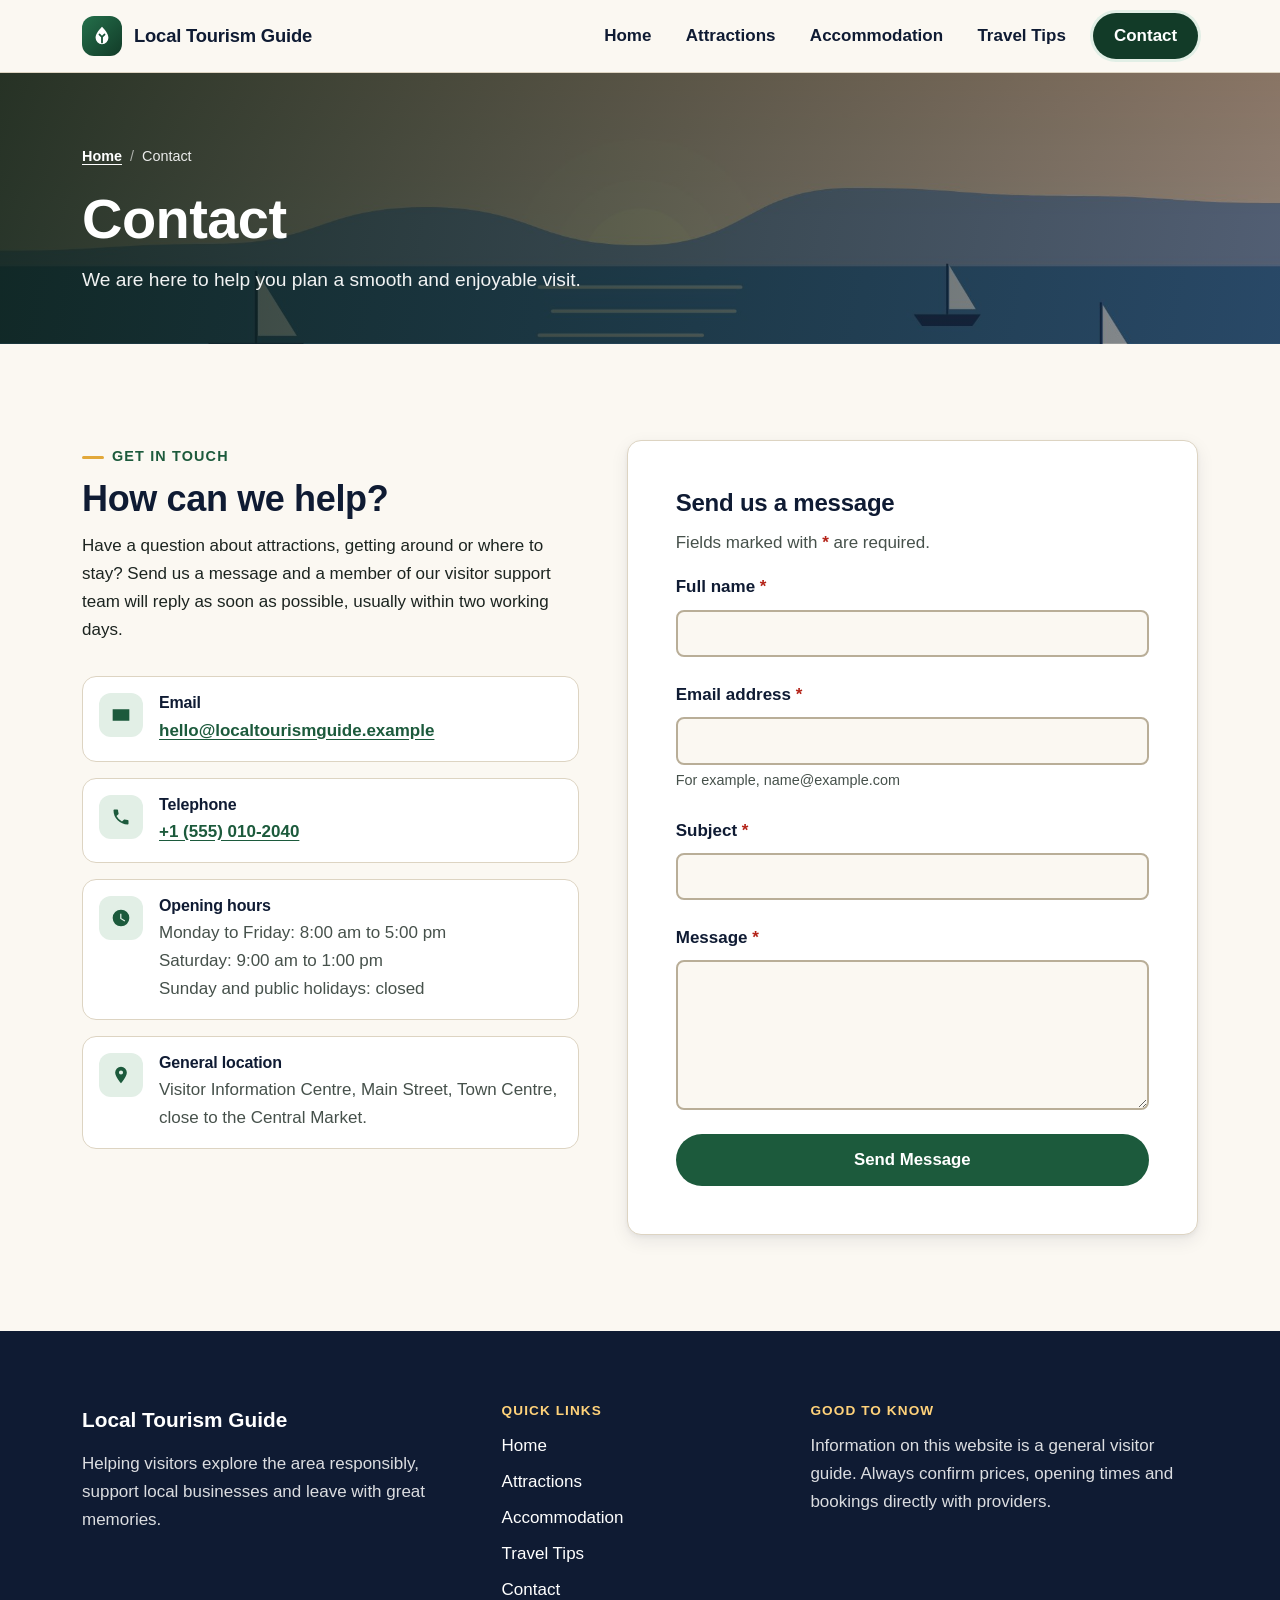
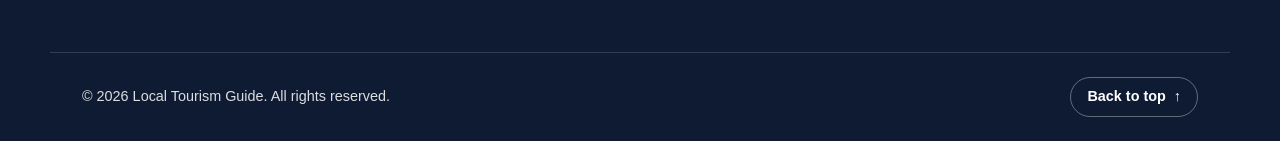
<file: contact.html>
<!DOCTYPE html>
<html lang="en" class="no-js">
<head>
  <meta charset="UTF-8">
  <meta name="viewport" content="width=device-width, initial-scale=1.0">
  <title>Contact | Local Tourism Guide</title>
  <meta name="description" content="Contact the Local Tourism Guide team for help planning your visit, including attractions, accommodation and travel advice.">
  <link rel="stylesheet" href="css/style.css">
</head>
<body id="top">

  <!-- Skip link: lets keyboard and screen reader users jump straight to the main content -->
  <a class="skip-link" href="#main-content">Skip to main content</a>

  <!-- ===================== SITE HEADER (same on every page) ===================== -->
  <header class="site-header">
    <div class="container header-inner">
      <a class="brand" href="index.html" aria-label="Local Tourism Guide, home page">
        <span class="brand-mark" aria-hidden="true">
          <svg viewBox="0 0 24 24" width="22" height="22"><path d="M12 2C7 7 5 11 5 14a7 7 0 0 0 14 0c0-3-2-7-7-12zm0 18a1 1 0 0 1-1-1v-5.6l-2.3-2.3a1 1 0 1 1 1.4-1.4L12 11.6l1.9-1.9a1 1 0 1 1 1.4 1.4L13 13.4V19a1 1 0 0 1-1 1z" fill="currentColor"/></svg>
        </span>
        <span class="brand-text">Local Tourism Guide</span>
      </a>

      <!-- Mobile menu button: shown on small screens, controlled by js/script.js -->
      <button class="nav-toggle" type="button" aria-expanded="false" aria-controls="primary-navigation">
        <span class="nav-toggle-bars" aria-hidden="true"></span>
        <span class="nav-toggle-label">Menu</span>
      </button>

      <!-- Main navigation -->
      <nav class="site-nav" id="primary-navigation" aria-label="Main navigation">
        <ul class="nav-list">
          <li><a class="nav-link" href="index.html">Home</a></li>
          <li><a class="nav-link" href="attractions.html">Attractions</a></li>
          <li><a class="nav-link" href="accommodation.html">Accommodation</a></li>
          <li><a class="nav-link" href="travel-tips.html">Travel Tips</a></li>
          <li><a class="nav-link nav-link-cta active" href="contact.html" aria-current="page">Contact</a></li>
        </ul>
      </nav>
    </div>
  </header>

  <main id="main-content" tabindex="-1">

    <!-- ===================== PAGE BANNER ===================== -->
    <section class="page-banner page-banner-contact" aria-labelledby="page-heading">
      <div class="container">
        <nav class="breadcrumb" aria-label="Breadcrumb">
          <ol>
            <li><a href="index.html">Home</a></li>
            <li aria-current="page">Contact</li>
          </ol>
        </nav>
        <h1 id="page-heading">Contact</h1>
        <p>We are here to help you plan a smooth and enjoyable visit.</p>
      </div>
    </section>

    <!-- ===================== CONTACT DETAILS AND FORM ===================== -->
    <section class="section" aria-labelledby="contact-heading">
      <div class="container contact-layout">

        <!-- Contact details -->
        <div class="contact-info">
          <p class="eyebrow">Get in touch</p>
          <h2 id="contact-heading">How can we help?</h2>
          <p>Have a question about attractions, getting around or where to stay? Send us a message and a member of our visitor support team will reply as soon as possible, usually within two working days.</p>

          <ul class="contact-list">
            <li>
              <span class="icon-circle icon-circle-sm" aria-hidden="true">
                <svg viewBox="0 0 24 24" width="20" height="20"><path d="M2 5v14h20V5H2zm18 2-8 5-8-5V7l8 5 8-5z" fill="currentColor"/></svg>
              </span>
              <div>
                <h3>Email</h3>
                <p><a href="mailto:hello@localtourismguide.example">hello@localtourismguide.example</a></p>
              </div>
            </li>
            <li>
              <span class="icon-circle icon-circle-sm" aria-hidden="true">
                <svg viewBox="0 0 24 24" width="20" height="20"><path d="M6.6 10.8a15 15 0 0 0 6.6 6.6l2.2-2.2c.3-.3.7-.4 1-.2 1.1.4 2.3.6 3.6.6.6 0 1 .4 1 1V20c0 .6-.4 1-1 1A17 17 0 0 1 3 4c0-.6.4-1 1-1h3.5c.6 0 1 .4 1 1 0 1.3.2 2.5.6 3.6.1.3 0 .7-.2 1l-2.3 2.2z" fill="currentColor"/></svg>
              </span>
              <div>
                <h3>Telephone</h3>
                <p><a href="tel:+15550102040">+1 (555) 010-2040</a></p>
              </div>
            </li>
            <li>
              <span class="icon-circle icon-circle-sm" aria-hidden="true">
                <svg viewBox="0 0 24 24" width="20" height="20"><path d="M12 2a10 10 0 1 0 0 20 10 10 0 0 0 0-20zm4.2 14.2L11 13V7h1.5v5.2l4.5 2.7-.8 1.3z" fill="currentColor"/></svg>
              </span>
              <div>
                <h3>Opening hours</h3>
                <p>Monday to Friday: 8:00 am to 5:00 pm<br>Saturday: 9:00 am to 1:00 pm<br>Sunday and public holidays: closed</p>
              </div>
            </li>
            <li>
              <span class="icon-circle icon-circle-sm" aria-hidden="true">
                <svg viewBox="0 0 24 24" width="20" height="20"><path d="M12 2a7 7 0 0 0-7 7c0 5 7 13 7 13s7-8 7-13a7 7 0 0 0-7-7zm0 9.5A2.5 2.5 0 1 1 12 6.5a2.5 2.5 0 0 1 0 5z" fill="currentColor"/></svg>
              </span>
              <div>
                <h3>General location</h3>
                <p>Visitor Information Centre, Main Street, Town Centre, close to the Central Market.</p>
              </div>
            </li>
          </ul>
        </div>

        <!-- Contact form: validated by js/script.js. It is not sent anywhere because this is a static website. -->
        <div class="card form-card">
          <h2 class="form-title">Send us a message</h2>
          <p class="form-intro">Fields marked with <span class="required-mark" aria-hidden="true">*</span> are required.</p>

          <!-- Success message (hidden until the form is valid) -->
          <div class="form-success" id="form-success" role="status" aria-live="polite" tabindex="-1" hidden>
            <svg aria-hidden="true" viewBox="0 0 24 24" width="24" height="24"><path d="M12 2a10 10 0 1 0 0 20 10 10 0 0 0 0-20zm-1.5 14.5-4-4 1.4-1.4 2.6 2.6 5.6-5.6 1.4 1.4-7 7z" fill="currentColor"/></svg>
            <div>
              <p class="form-success-title">Thank you, your message is ready.</p>
              <p>All details look good. This demonstration website does not send messages, so please also email us directly if your enquiry is urgent.</p>
            </div>
          </div>

          <form class="contact-form" id="contact-form" novalidate>
            <div class="form-group">
              <label for="full-name">Full name <span class="required-mark" aria-hidden="true">*</span><span class="visually-hidden">(required)</span></label>
              <input type="text" id="full-name" name="fullName" autocomplete="name" required aria-describedby="full-name-error">
              <p class="field-error" id="full-name-error"></p>
            </div>

            <div class="form-group">
              <label for="email">Email address <span class="required-mark" aria-hidden="true">*</span><span class="visually-hidden">(required)</span></label>
              <input type="email" id="email" name="email" autocomplete="email" required aria-describedby="email-hint email-error">
              <p class="field-hint" id="email-hint">For example, name@example.com</p>
              <p class="field-error" id="email-error"></p>
            </div>

            <div class="form-group">
              <label for="subject">Subject <span class="required-mark" aria-hidden="true">*</span><span class="visually-hidden">(required)</span></label>
              <input type="text" id="subject" name="subject" required aria-describedby="subject-error">
              <p class="field-error" id="subject-error"></p>
            </div>

            <div class="form-group">
              <label for="message">Message <span class="required-mark" aria-hidden="true">*</span><span class="visually-hidden">(required)</span></label>
              <textarea id="message" name="message" rows="6" required aria-describedby="message-error"></textarea>
              <p class="field-error" id="message-error"></p>
            </div>

            <button class="btn btn-primary btn-block btn-lg" type="submit">Send Message</button>
          </form>
        </div>

      </div>
    </section>

  </main>

  <!-- ===================== SITE FOOTER (same on every page) ===================== -->
  <footer class="site-footer">
    <div class="container footer-grid">
      <div class="footer-brand">
        <p class="footer-title">Local Tourism Guide</p>
        <p>Helping visitors explore the area responsibly, support local businesses and leave with great memories.</p>
      </div>
      <nav class="footer-nav" aria-label="Footer quick links">
        <h2 class="footer-heading">Quick links</h2>
        <ul>
          <li><a href="index.html">Home</a></li>
          <li><a href="attractions.html">Attractions</a></li>
          <li><a href="accommodation.html">Accommodation</a></li>
          <li><a href="travel-tips.html">Travel Tips</a></li>
          <li><a href="contact.html">Contact</a></li>
        </ul>
      </nav>
      <div class="footer-info">
        <h2 class="footer-heading">Good to know</h2>
        <p>Information on this website is a general visitor guide. Always confirm prices, opening times and bookings directly with providers.</p>
      </div>
    </div>
    <div class="container footer-bottom">
      <p>&copy; <span class="js-year">2026</span> Local Tourism Guide. All rights reserved.</p>
      <a class="back-to-top" href="#top">Back to top <span aria-hidden="true">&uarr;</span></a>
    </div>
  </footer>

  <script src="js/script.js"></script>
</body>
</html>
</file>
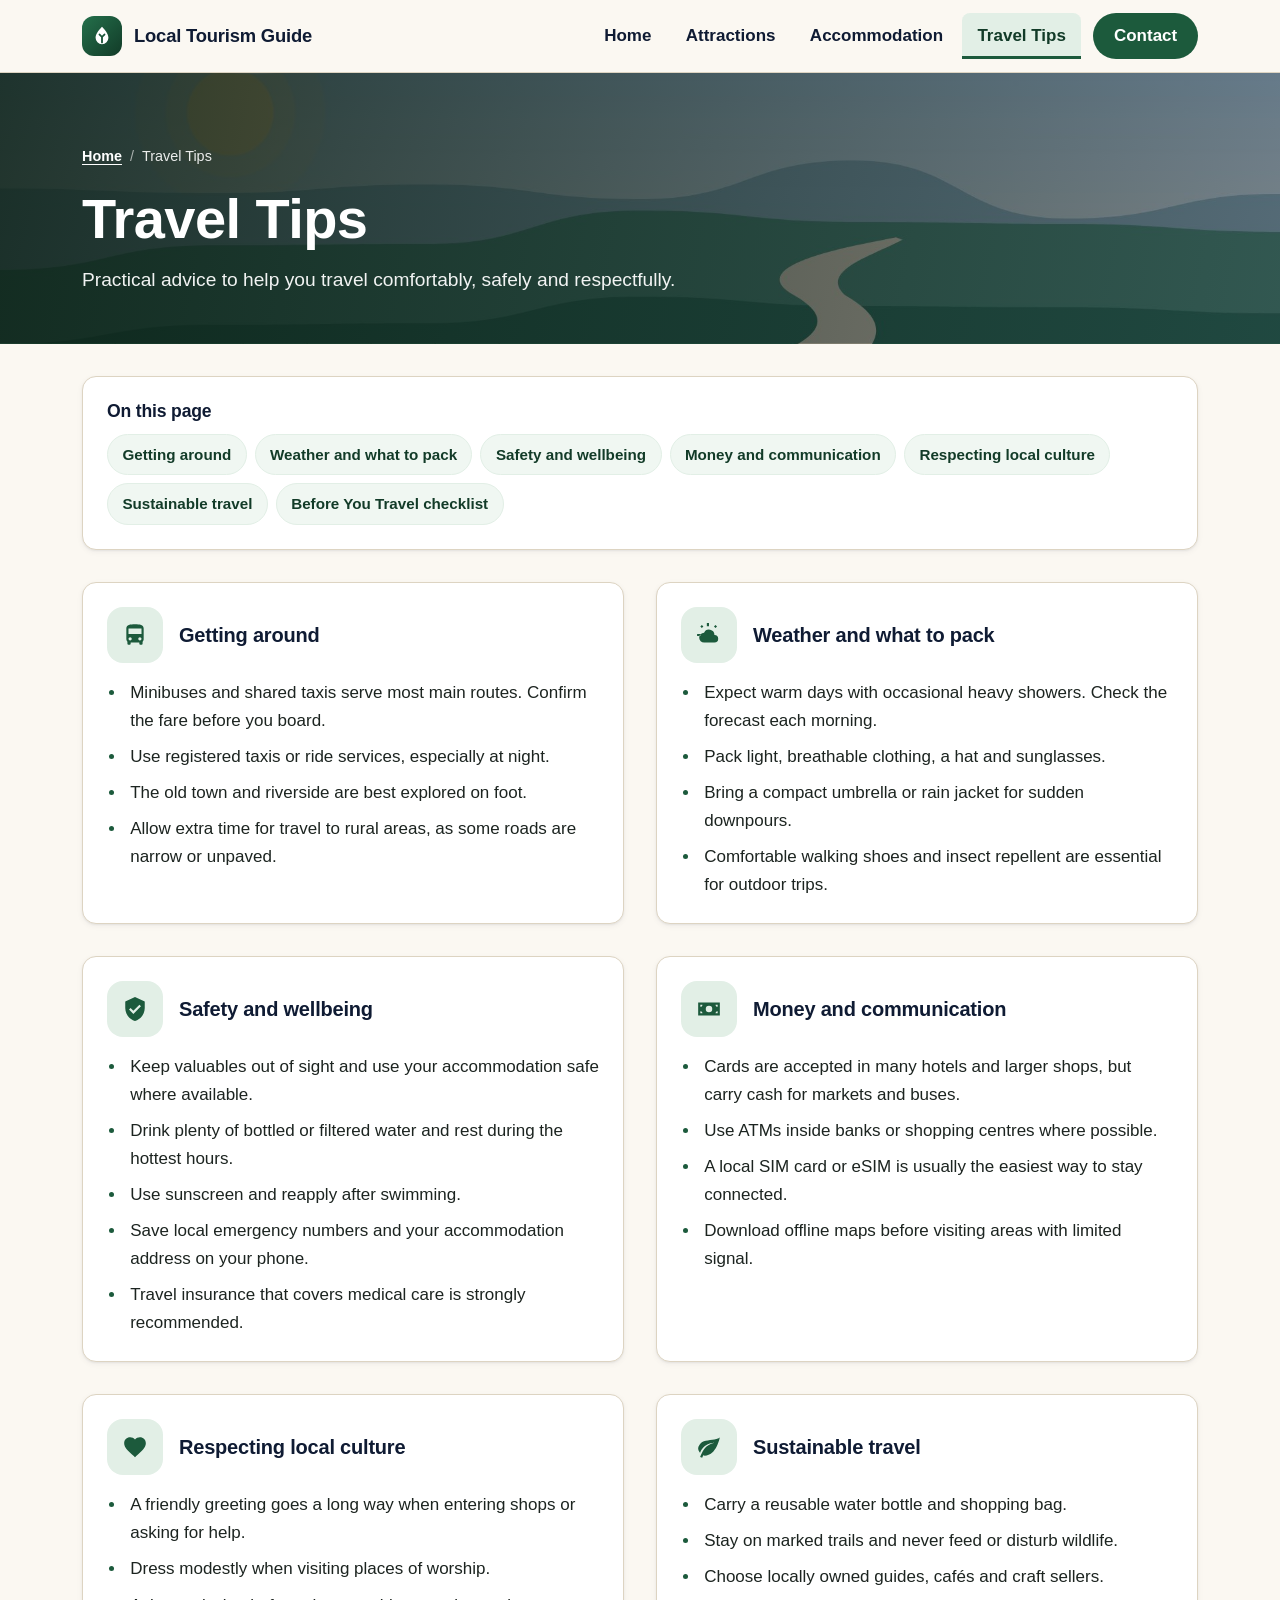
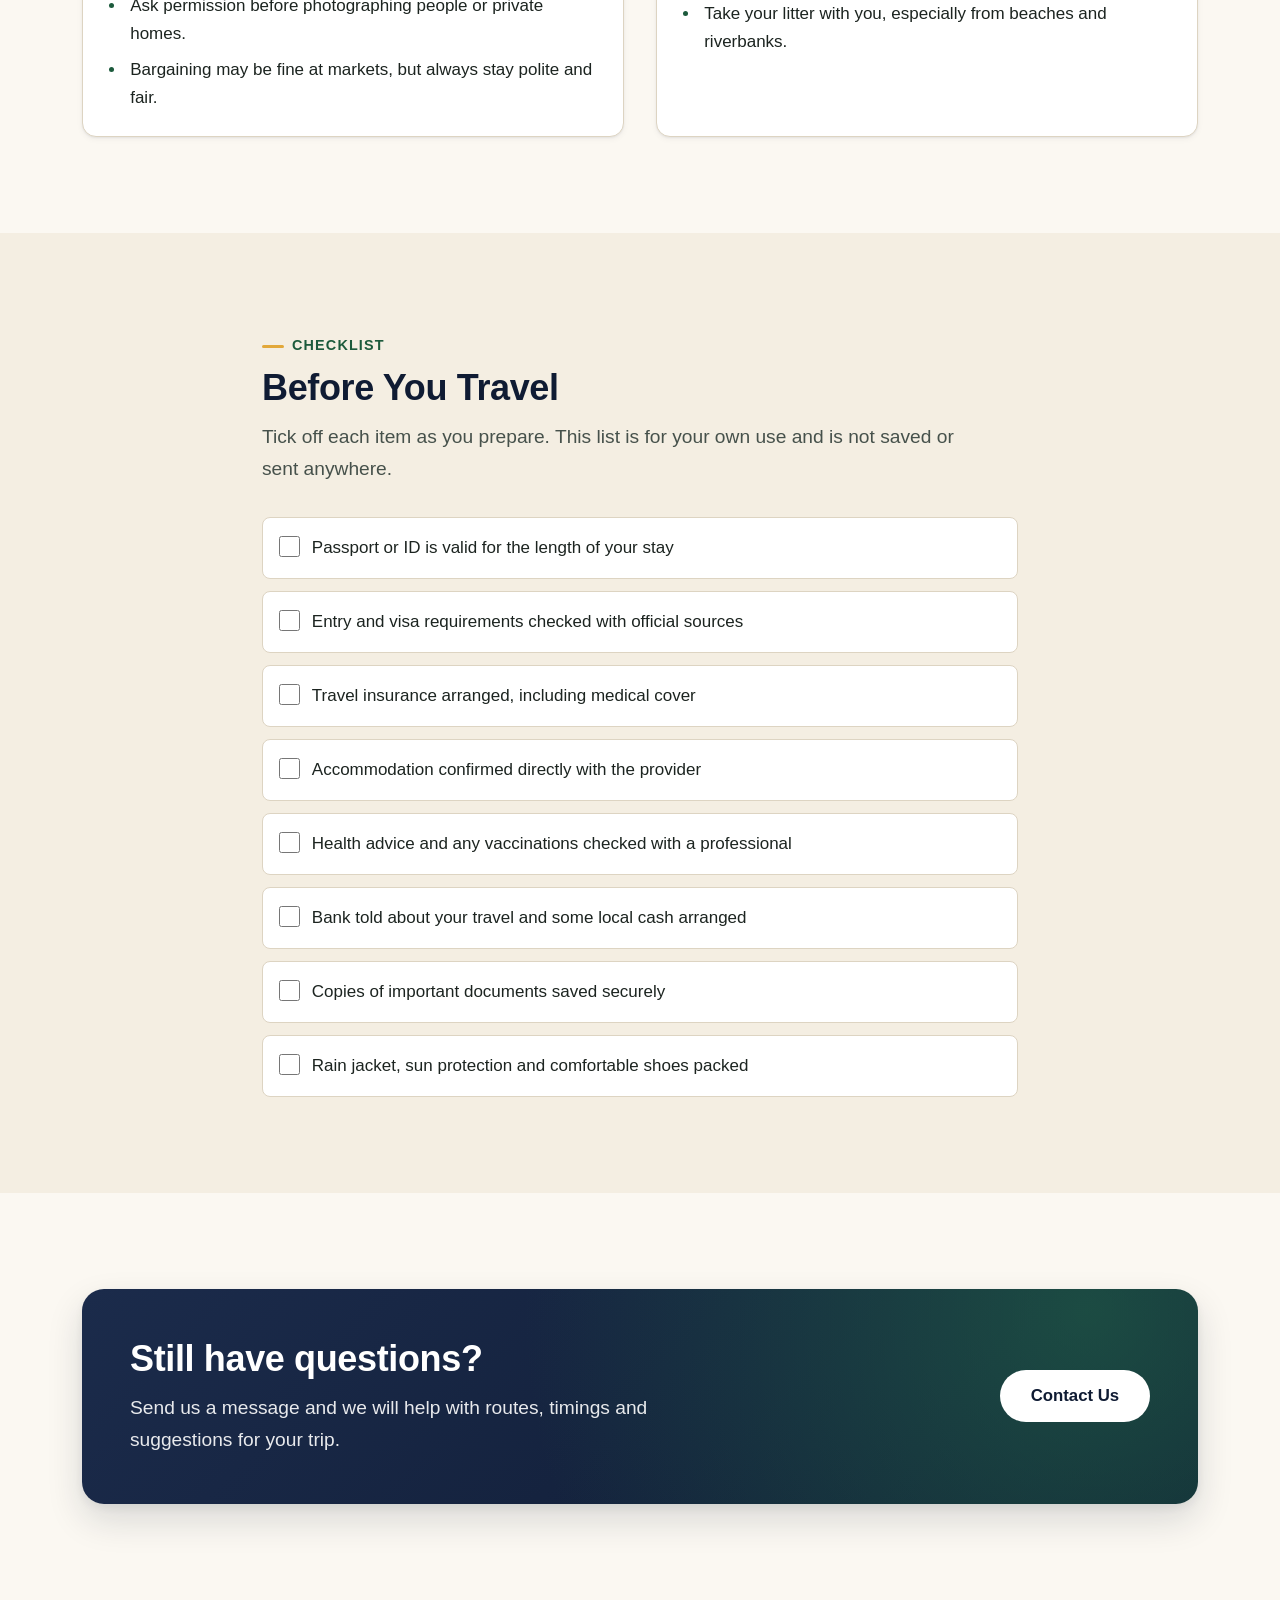
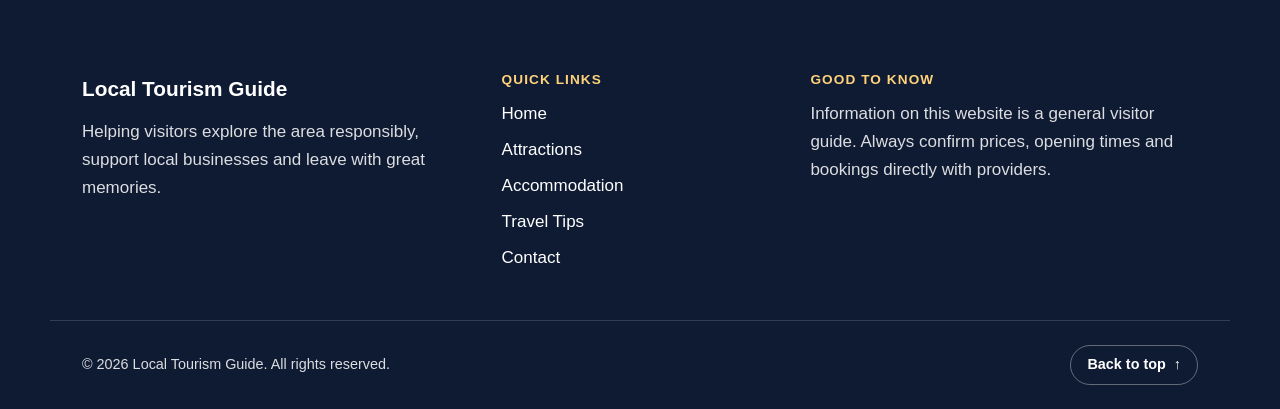
<file: travel-tips.html>
<!DOCTYPE html>
<html lang="en" class="no-js">
<head>
  <meta charset="UTF-8">
  <meta name="viewport" content="width=device-width, initial-scale=1.0">
  <title>Travel Tips | Local Tourism Guide</title>
  <meta name="description" content="Practical travel tips for visitors: getting around, weather and packing, safety, money, local customs and sustainable travel.">
  <link rel="stylesheet" href="css/style.css">
</head>
<body id="top">

  <!-- Skip link: lets keyboard and screen reader users jump straight to the main content -->
  <a class="skip-link" href="#main-content">Skip to main content</a>

  <!-- ===================== SITE HEADER (same on every page) ===================== -->
  <header class="site-header">
    <div class="container header-inner">
      <a class="brand" href="index.html" aria-label="Local Tourism Guide, home page">
        <span class="brand-mark" aria-hidden="true">
          <svg viewBox="0 0 24 24" width="22" height="22"><path d="M12 2C7 7 5 11 5 14a7 7 0 0 0 14 0c0-3-2-7-7-12zm0 18a1 1 0 0 1-1-1v-5.6l-2.3-2.3a1 1 0 1 1 1.4-1.4L12 11.6l1.9-1.9a1 1 0 1 1 1.4 1.4L13 13.4V19a1 1 0 0 1-1 1z" fill="currentColor"/></svg>
        </span>
        <span class="brand-text">Local Tourism Guide</span>
      </a>

      <!-- Mobile menu button: shown on small screens, controlled by js/script.js -->
      <button class="nav-toggle" type="button" aria-expanded="false" aria-controls="primary-navigation">
        <span class="nav-toggle-bars" aria-hidden="true"></span>
        <span class="nav-toggle-label">Menu</span>
      </button>

      <!-- Main navigation -->
      <nav class="site-nav" id="primary-navigation" aria-label="Main navigation">
        <ul class="nav-list">
          <li><a class="nav-link" href="index.html">Home</a></li>
          <li><a class="nav-link" href="attractions.html">Attractions</a></li>
          <li><a class="nav-link" href="accommodation.html">Accommodation</a></li>
          <li><a class="nav-link active" href="travel-tips.html" aria-current="page">Travel Tips</a></li>
          <li><a class="nav-link nav-link-cta" href="contact.html">Contact</a></li>
        </ul>
      </nav>
    </div>
  </header>

  <main id="main-content" tabindex="-1">

    <!-- ===================== PAGE BANNER ===================== -->
    <section class="page-banner page-banner-tips" aria-labelledby="page-heading">
      <div class="container">
        <nav class="breadcrumb" aria-label="Breadcrumb">
          <ol>
            <li><a href="index.html">Home</a></li>
            <li aria-current="page">Travel Tips</li>
          </ol>
        </nav>
        <h1 id="page-heading">Travel Tips</h1>
        <p>Practical advice to help you travel comfortably, safely and respectfully.</p>
      </div>
    </section>

    <!-- ===================== ON THIS PAGE (internal links use smooth scrolling) ===================== -->
    <section class="section section-tight" aria-labelledby="contents-heading">
      <div class="container">
        <div class="toc">
          <h2 id="contents-heading" class="toc-heading">On this page</h2>
          <ul class="toc-list">
            <li><a href="#getting-around">Getting around</a></li>
            <li><a href="#weather">Weather and what to pack</a></li>
            <li><a href="#safety">Safety and wellbeing</a></li>
            <li><a href="#money">Money and communication</a></li>
            <li><a href="#culture">Respecting local culture</a></li>
            <li><a href="#sustainable">Sustainable travel</a></li>
            <li><a href="#checklist">Before You Travel checklist</a></li>
          </ul>
        </div>
      </div>
    </section>

    <!-- ===================== TIP SECTIONS (two columns on desktop) ===================== -->
    <section class="section section-flush-top" aria-labelledby="tips-heading">
      <div class="container">
        <h2 id="tips-heading" class="visually-hidden">Travel advice by topic</h2>
        <div class="grid grid-2 tips-grid">

          <article class="card tip-card" id="getting-around" aria-labelledby="getting-around-heading">
            <div class="tip-card-header">
              <span class="icon-circle" aria-hidden="true">
                <svg viewBox="0 0 24 24" width="26" height="26"><path d="M4 16c0 .9.4 1.7 1 2.2V20a1 1 0 0 0 1 1h1a1 1 0 0 0 1-1v-1h8v1a1 1 0 0 0 1 1h1a1 1 0 0 0 1-1v-1.8c.6-.5 1-1.3 1-2.2V6c0-3.5-3.6-4-8-4S4 2.5 4 6v10zm3.5 1a1.5 1.5 0 1 1 0-3 1.5 1.5 0 0 1 0 3zm9 0a1.5 1.5 0 1 1 0-3 1.5 1.5 0 0 1 0 3zM18 11H6V6h12v5z" fill="currentColor"/></svg>
              </span>
              <h3 id="getting-around-heading">Getting around</h3>
            </div>
            <ul class="tip-list">
              <li>Minibuses and shared taxis serve most main routes. Confirm the fare before you board.</li>
              <li>Use registered taxis or ride services, especially at night.</li>
              <li>The old town and riverside are best explored on foot.</li>
              <li>Allow extra time for travel to rural areas, as some roads are narrow or unpaved.</li>
            </ul>
          </article>

          <article class="card tip-card" id="weather" aria-labelledby="weather-heading">
            <div class="tip-card-header">
              <span class="icon-circle" aria-hidden="true">
                <svg viewBox="0 0 24 24" width="26" height="26"><path d="M6.8 4.2 5.4 2.8 4 4.2l1.4 1.4 1.4-1.4zM1 11h3v2H1v-2zm11-10h-2v3h2V1zm7.4 3.2L18 2.8l-1.4 1.4L18 5.6l1.4-1.4zM17 12a5 5 0 0 0-9.6-2A4.5 4.5 0 0 0 7.5 19H17a3.5 3.5 0 0 0 0-7z" fill="currentColor"/></svg>
              </span>
              <h3 id="weather-heading">Weather and what to pack</h3>
            </div>
            <ul class="tip-list">
              <li>Expect warm days with occasional heavy showers. Check the forecast each morning.</li>
              <li>Pack light, breathable clothing, a hat and sunglasses.</li>
              <li>Bring a compact umbrella or rain jacket for sudden downpours.</li>
              <li>Comfortable walking shoes and insect repellent are essential for outdoor trips.</li>
            </ul>
          </article>

          <article class="card tip-card" id="safety" aria-labelledby="safety-heading">
            <div class="tip-card-header">
              <span class="icon-circle" aria-hidden="true">
                <svg viewBox="0 0 24 24" width="26" height="26"><path d="M12 1 3 5v6c0 5.6 3.8 10.7 9 12 5.2-1.3 9-6.4 9-12V5l-9-4zm-1.5 15.5-4-4 1.4-1.4 2.6 2.6 5.6-5.6 1.4 1.4-7 7z" fill="currentColor"/></svg>
              </span>
              <h3 id="safety-heading">Safety and wellbeing</h3>
            </div>
            <ul class="tip-list">
              <li>Keep valuables out of sight and use your accommodation safe where available.</li>
              <li>Drink plenty of bottled or filtered water and rest during the hottest hours.</li>
              <li>Use sunscreen and reapply after swimming.</li>
              <li>Save local emergency numbers and your accommodation address on your phone.</li>
              <li>Travel insurance that covers medical care is strongly recommended.</li>
            </ul>
          </article>

          <article class="card tip-card" id="money" aria-labelledby="money-heading">
            <div class="tip-card-header">
              <span class="icon-circle" aria-hidden="true">
                <svg viewBox="0 0 24 24" width="26" height="26"><path d="M2 6v12h20V6H2zm10 9a3 3 0 1 1 0-6 3 3 0 0 1 0 6zM6 8a2 2 0 0 1-2 2V8h2zm-2 6a2 2 0 0 1 2 2H4v-2zm16 2h-2a2 2 0 0 1 2-2v2zm0-6a2 2 0 0 1-2-2h2v2z" fill="currentColor"/></svg>
              </span>
              <h3 id="money-heading">Money and communication</h3>
            </div>
            <ul class="tip-list">
              <li>Cards are accepted in many hotels and larger shops, but carry cash for markets and buses.</li>
              <li>Use ATMs inside banks or shopping centres where possible.</li>
              <li>A local SIM card or eSIM is usually the easiest way to stay connected.</li>
              <li>Download offline maps before visiting areas with limited signal.</li>
            </ul>
          </article>

          <article class="card tip-card" id="culture" aria-labelledby="culture-heading">
            <div class="tip-card-header">
              <span class="icon-circle" aria-hidden="true">
                <svg viewBox="0 0 24 24" width="26" height="26"><path d="M12 21.4 10.6 20C5.4 15.4 2 12.3 2 8.5 2 5.4 4.4 3 7.5 3c1.7 0 3.4.8 4.5 2.1C13.1 3.8 14.8 3 16.5 3 19.6 3 22 5.4 22 8.5c0 3.8-3.4 6.9-8.6 11.5L12 21.4z" fill="currentColor"/></svg>
              </span>
              <h3 id="culture-heading">Respecting local culture</h3>
            </div>
            <ul class="tip-list">
              <li>A friendly greeting goes a long way when entering shops or asking for help.</li>
              <li>Dress modestly when visiting places of worship.</li>
              <li>Ask permission before photographing people or private homes.</li>
              <li>Bargaining may be fine at markets, but always stay polite and fair.</li>
            </ul>
          </article>

          <article class="card tip-card" id="sustainable" aria-labelledby="sustainable-heading">
            <div class="tip-card-header">
              <span class="icon-circle" aria-hidden="true">
                <svg viewBox="0 0 24 24" width="26" height="26"><path d="M17 8C8 10 5.9 16.2 3.8 21.3l1.9.7 1-2.3c.5.2 1 .3 1.3.3C19 20 22 3 22 3c-1 2-8 2.3-13 3.3S2 11.5 2 13.5s1.8 3.8 1.8 3.8C7 8 17 8 17 8z" fill="currentColor"/></svg>
              </span>
              <h3 id="sustainable-heading">Sustainable travel</h3>
            </div>
            <ul class="tip-list">
              <li>Carry a reusable water bottle and shopping bag.</li>
              <li>Stay on marked trails and never feed or disturb wildlife.</li>
              <li>Choose locally owned guides, cafés and craft sellers.</li>
              <li>Take your litter with you, especially from beaches and riverbanks.</li>
            </ul>
          </article>

        </div>
      </div>
    </section>

    <!-- ===================== BEFORE YOU TRAVEL CHECKLIST ===================== -->
    <section class="section section-tinted" id="checklist" aria-labelledby="checklist-heading">
      <div class="container narrow">
        <div class="section-header">
          <p class="eyebrow">Checklist</p>
          <h2 id="checklist-heading">Before You Travel</h2>
          <p>Tick off each item as you prepare. This list is for your own use and is not saved or sent anywhere.</p>
        </div>
        <ul class="checklist">
          <li><input type="checkbox" id="check-passport"><label for="check-passport">Passport or ID is valid for the length of your stay</label></li>
          <li><input type="checkbox" id="check-entry"><label for="check-entry">Entry and visa requirements checked with official sources</label></li>
          <li><input type="checkbox" id="check-insurance"><label for="check-insurance">Travel insurance arranged, including medical cover</label></li>
          <li><input type="checkbox" id="check-accommodation"><label for="check-accommodation">Accommodation confirmed directly with the provider</label></li>
          <li><input type="checkbox" id="check-health"><label for="check-health">Health advice and any vaccinations checked with a professional</label></li>
          <li><input type="checkbox" id="check-money"><label for="check-money">Bank told about your travel and some local cash arranged</label></li>
          <li><input type="checkbox" id="check-copies"><label for="check-copies">Copies of important documents saved securely</label></li>
          <li><input type="checkbox" id="check-packing"><label for="check-packing">Rain jacket, sun protection and comfortable shoes packed</label></li>
        </ul>
      </div>
    </section>

    <!-- ===================== CALL TO ACTION ===================== -->
    <section class="section" aria-labelledby="cta-heading">
      <div class="container">
        <div class="cta-band">
          <div>
            <h2 id="cta-heading">Still have questions?</h2>
            <p>Send us a message and we will help with routes, timings and suggestions for your trip.</p>
          </div>
          <a class="btn btn-light btn-lg" href="contact.html">Contact Us</a>
        </div>
      </div>
    </section>

  </main>

  <!-- ===================== SITE FOOTER (same on every page) ===================== -->
  <footer class="site-footer">
    <div class="container footer-grid">
      <div class="footer-brand">
        <p class="footer-title">Local Tourism Guide</p>
        <p>Helping visitors explore the area responsibly, support local businesses and leave with great memories.</p>
      </div>
      <nav class="footer-nav" aria-label="Footer quick links">
        <h2 class="footer-heading">Quick links</h2>
        <ul>
          <li><a href="index.html">Home</a></li>
          <li><a href="attractions.html">Attractions</a></li>
          <li><a href="accommodation.html">Accommodation</a></li>
          <li><a href="travel-tips.html">Travel Tips</a></li>
          <li><a href="contact.html">Contact</a></li>
        </ul>
      </nav>
      <div class="footer-info">
        <h2 class="footer-heading">Good to know</h2>
        <p>Information on this website is a general visitor guide. Always confirm prices, opening times and bookings directly with providers.</p>
      </div>
    </div>
    <div class="container footer-bottom">
      <p>&copy; <span class="js-year">2026</span> Local Tourism Guide. All rights reserved.</p>
      <a class="back-to-top" href="#top">Back to top <span aria-hidden="true">&uarr;</span></a>
    </div>
  </footer>

  <script src="js/script.js"></script>
</body>
</html>
</file>
<file: css/style.css>
/* =========================================================================
   Local Tourism Guide - Shared stylesheet
   -------------------------------------------------------------------------
   Contents
   1.  Design tokens (CSS custom properties)
   2.  Base and reset
   3.  Accessibility helpers (skip link, focus, hidden text)
   4.  Layout (container, sections, grids, split)
   5.  Typography helpers (eyebrow, section headers, links)
   6.  Buttons
   7.  Header and navigation
   8.  Hero (home page) and page banners
   9.  Cards (feature, attraction, stay, tip)
   10. Home page extras (mini tips, tick list, call to action)
   11. Attractions filter
   12. Accommodation extras (facilities, notice)
   13. Travel tips (contents list, checklist)
   14. Contact page and form
   15. Footer
   16. Responsive breakpoints (768px and 1200px)
   17. Reduced motion
   ========================================================================= */


/* =========================================================================
   1. Design tokens
   Change these values to restyle the whole website in one place.
   ========================================================================= */
:root {
  /* Brand colours */
  --green-900: #123b28;
  --green-700: #1c5a3c;   /* main colour: deep green */
  --green-600: #24704b;
  --green-100: #e2efe6;
  --green-50:  #f0f7f2;

  --navy-900: #0f1b33;
  --navy-700: #1b2b4b;    /* secondary colour: navy blue */
  --navy-500: #34496f;
  --navy-100: #e3e8f2;

  --sand-50:  #fbf8f2;    /* page background: warm off-white */
  --sand-100: #f4eee2;    /* tinted section background: light beige */
  --sand-200: #e8dfcd;

  --gold-500: #e2a83a;    /* small decorative accent */
  --gold-300: #ffd27a;    /* focus ring on dark backgrounds */

  --white: #ffffff;
  --text: #1c2420;        /* dark body text */
  --text-muted: #46514b;
  --border: #ddd4c2;
  --error: #b42318;
  --error-bg: #fdecea;
  --success: #1c5a3c;
  --success-bg: #e2efe6;

  /* Category colours (always paired with a text label) */
  --cat-nature: #1c5a3c;
  --cat-culture: #6b3fa0;
  --cat-heritage: #8a4a1c;
  --cat-food: #a3341f;
  --cat-recreation: #1b5c8c;

  /* Typography */
  --font-sans: "Segoe UI", Arial, Helvetica, Verdana, sans-serif;
  --fs-sm: 0.9rem;
  --fs-base: 1.0625rem;
  --fs-lg: 1.2rem;
  --fs-h3: 1.25rem;
  --fs-h2: clamp(1.6rem, 1.2rem + 1.6vw, 2.25rem);
  --fs-h1: clamp(2.1rem, 1.4rem + 3vw, 3.5rem);

  /* Spacing scale */
  --space-1: 0.25rem;
  --space-2: 0.5rem;
  --space-3: 0.75rem;
  --space-4: 1rem;
  --space-5: 1.5rem;
  --space-6: 2rem;
  --space-7: 3rem;
  --space-8: 4.5rem;
  --space-9: 6rem;

  /* Shape and depth */
  --radius-sm: 8px;
  --radius-md: 14px;
  --radius-lg: 22px;
  --radius-pill: 999px;
  --shadow-sm: 0 1px 2px rgba(15, 27, 51, 0.06), 0 2px 6px rgba(15, 27, 51, 0.05);
  --shadow-md: 0 6px 18px rgba(15, 27, 51, 0.08), 0 2px 4px rgba(15, 27, 51, 0.05);
  --shadow-lg: 0 16px 36px rgba(15, 27, 51, 0.14), 0 4px 8px rgba(15, 27, 51, 0.06);

  /* Layout */
  --container: 1180px;
  --header-height: 72px;
  --transition: 0.25s ease;
}


/* =========================================================================
   2. Base and reset
   ========================================================================= */
*,
*::before,
*::after {
  box-sizing: border-box;
}

html {
  scroll-behavior: smooth;                         /* smooth scrolling for #links */
  scroll-padding-top: calc(var(--header-height) + 16px); /* keep targets clear of the sticky header */
  -webkit-text-size-adjust: 100%;
}

body {
  margin: 0;
  font-family: var(--font-sans);
  font-size: var(--fs-base);
  line-height: 1.65;
  color: var(--text);
  background-color: var(--sand-50);
}

img,
svg {
  display: block;
  max-width: 100%;
}

img {
  height: auto;
}

h1,
h2,
h3,
h4 {
  margin: 0 0 var(--space-3);
  line-height: 1.2;
  color: var(--navy-900);
  font-weight: 700;
  letter-spacing: -0.01em;
}

h1 { font-size: var(--fs-h1); }
h2 { font-size: var(--fs-h2); }
h3 { font-size: var(--fs-h3); }
h4 { font-size: 1rem; }

p {
  margin: 0 0 var(--space-4);
}

ul,
ol {
  margin: 0 0 var(--space-4);
}

a {
  color: var(--green-700);
  text-underline-offset: 3px;
}

a:hover {
  color: var(--green-900);
}

main {
  display: block;
}

main:focus {
  outline: none; /* main receives focus from the skip link; no ring needed on the whole page */
}


/* =========================================================================
   3. Accessibility helpers
   ========================================================================= */

/* Skip link: hidden off-screen until focused with the keyboard */
.skip-link {
  position: absolute;
  top: -100px;
  left: var(--space-4);
  z-index: 1000;
  padding: var(--space-3) var(--space-5);
  background: var(--navy-900);
  color: var(--white);
  font-weight: 700;
  border-radius: 0 0 var(--radius-sm) var(--radius-sm);
  text-decoration: none;
}

.skip-link:focus {
  top: 0;
  color: var(--white);
}

/* Clear, high-contrast keyboard focus for every interactive element */
:focus-visible {
  outline: 3px solid var(--navy-700);
  outline-offset: 3px;
  border-radius: 4px;
}

/* On dark backgrounds the focus ring switches to a bright gold */
.hero :focus-visible,
.page-banner :focus-visible,
.cta-band :focus-visible,
.site-footer :focus-visible,
.skip-link:focus-visible {
  outline-color: var(--gold-300);
}

/* Text only for screen readers */
.visually-hidden {
  position: absolute !important;
  width: 1px;
  height: 1px;
  padding: 0;
  margin: -1px;
  overflow: hidden;
  clip: rect(0, 0, 0, 0);
  white-space: nowrap;
  border: 0;
}


/* =========================================================================
   4. Layout
   ========================================================================= */
.container {
  width: 100%;
  max-width: var(--container);
  margin-inline: auto;
  padding-inline: var(--space-4);
}

.container.narrow {
  max-width: 820px;
}

.section {
  padding-block: var(--space-8);
}

.section-tight {
  padding-block: var(--space-6);
}

.section-flush-top {
  padding-top: 0;
}

.section-tinted {
  background-color: var(--sand-100);
}

.grid {
  display: grid;
  gap: var(--space-5);
  grid-template-columns: 1fr;   /* one column on small screens */
}

/* Split layout: image beside text */
.split {
  display: grid;
  gap: var(--space-6);
  align-items: center;
}

.split-media img {
  width: 100%;
  aspect-ratio: 4 / 3;
  object-fit: cover;
  border-radius: var(--radius-lg);
  box-shadow: var(--shadow-md);
}

.split-content > :last-child {
  margin-bottom: 0;
}


/* =========================================================================
   5. Typography helpers
   ========================================================================= */
.eyebrow {
  display: inline-flex;
  align-items: center;
  gap: var(--space-2);
  margin-bottom: var(--space-2);
  font-size: var(--fs-sm);
  font-weight: 700;
  letter-spacing: 0.08em;
  text-transform: uppercase;
  color: var(--green-700);
}

.eyebrow::before {
  content: "";
  width: 22px;
  height: 3px;
  border-radius: 2px;
  background: var(--gold-500);
}

.eyebrow-light {
  color: var(--white);
}

.section-header {
  max-width: 720px;
  margin-bottom: var(--space-6);
}

.section-header p:last-child {
  margin-bottom: 0;
  color: var(--text-muted);
  font-size: var(--fs-lg);
}

.section-header-split {
  display: flex;
  flex-wrap: wrap;
  align-items: flex-end;
  justify-content: space-between;
  gap: var(--space-4);
  max-width: none;
}

.section-header-split h2 {
  margin-bottom: 0;
}

.text-link {
  display: inline-flex;
  align-items: center;
  gap: var(--space-2);
  font-weight: 700;
  text-decoration: none;
  color: var(--green-700);
}

.text-link:hover {
  text-decoration: underline;
}


/* =========================================================================
   6. Buttons
   ========================================================================= */
.btn {
  display: inline-flex;
  align-items: center;
  justify-content: center;
  gap: var(--space-2);
  min-height: 46px;
  padding: 0.7rem 1.4rem;
  font-family: inherit;
  font-size: 1rem;
  font-weight: 700;
  line-height: 1.2;
  text-align: center;
  text-decoration: none;
  border: 2px solid transparent;
  border-radius: var(--radius-pill);
  cursor: pointer;
  transition: background-color var(--transition), color var(--transition),
              border-color var(--transition), transform var(--transition), box-shadow var(--transition);
}

.btn:hover {
  transform: translateY(-2px);
  box-shadow: var(--shadow-md);
}

.btn-lg {
  min-height: 52px;
  padding: 0.85rem 1.8rem;
  font-size: 1.05rem;
}

.btn-block {
  width: 100%;
}

.btn-primary {
  background-color: var(--green-700);
  color: var(--white);
}

.btn-primary:hover {
  background-color: var(--green-900);
  color: var(--white);
}

.btn-secondary {
  background-color: var(--navy-700);
  color: var(--white);
}

.btn-secondary:hover {
  background-color: var(--navy-900);
  color: var(--white);
}

.btn-light {
  background-color: var(--white);
  color: var(--navy-900);
}

.btn-light:hover {
  background-color: var(--sand-100);
  color: var(--navy-900);
}

.btn-outline-light {
  background-color: rgba(255, 255, 255, 0.08);
  border-color: var(--white);
  color: var(--white);
}

.btn-outline-light:hover {
  background-color: var(--white);
  color: var(--navy-900);
}

.button-group {
  display: flex;
  flex-wrap: wrap;
  gap: var(--space-3);
}


/* =========================================================================
   7. Header and navigation
   ========================================================================= */
.site-header {
  position: sticky;
  top: 0;
  z-index: 100;
  background-color: rgba(251, 248, 242, 0.96);
  border-bottom: 1px solid var(--border);
  backdrop-filter: saturate(160%) blur(8px);
}

.header-inner {
  display: flex;
  align-items: center;
  justify-content: space-between;
  gap: var(--space-4);
  min-height: var(--header-height);
}

/* Text-based logo */
.brand {
  display: inline-flex;
  align-items: center;
  gap: var(--space-3);
  text-decoration: none;
  color: var(--navy-900);
}

.brand:hover {
  color: var(--navy-900);
}

.brand-mark {
  display: grid;
  place-items: center;
  width: 40px;
  height: 40px;
  flex-shrink: 0;
  border-radius: 12px;
  background: linear-gradient(135deg, var(--green-600), var(--green-900));
  color: var(--white);
}

.brand-text {
  font-size: 1.15rem;
  font-weight: 800;
  letter-spacing: -0.01em;
  line-height: 1.1;
}

/* Mobile menu button (hidden on large screens, see section 16) */
.nav-toggle {
  display: inline-flex;
  align-items: center;
  gap: var(--space-2);
  min-height: 44px;
  padding: 0.5rem 0.9rem;
  font-family: inherit;
  font-size: 0.95rem;
  font-weight: 700;
  color: var(--navy-900);
  background: var(--white);
  border: 2px solid var(--navy-700);
  border-radius: var(--radius-pill);
  cursor: pointer;
}

/* The three-line "hamburger" icon is drawn with CSS */
.nav-toggle-bars,
.nav-toggle-bars::before,
.nav-toggle-bars::after {
  display: block;
  width: 18px;
  height: 2px;
  border-radius: 2px;
  background: currentColor;
  transition: transform var(--transition), background-color var(--transition);
}

.nav-toggle-bars {
  position: relative;
}

.nav-toggle-bars::before,
.nav-toggle-bars::after {
  content: "";
  position: absolute;
  left: 0;
}

.nav-toggle-bars::before { top: -6px; }
.nav-toggle-bars::after  { top: 6px; }

/* When the menu is open the icon becomes an "X" */
.nav-toggle[aria-expanded="true"] .nav-toggle-bars {
  background: transparent;
}

.nav-toggle[aria-expanded="true"] .nav-toggle-bars::before {
  transform: translateY(6px) rotate(45deg);
}

.nav-toggle[aria-expanded="true"] .nav-toggle-bars::after {
  transform: translateY(-6px) rotate(-45deg);
}

/* Mobile navigation panel */
.site-nav {
  display: none;
  position: absolute;
  top: 100%;
  left: 0;
  right: 0;
  padding: var(--space-3) var(--space-4) var(--space-5);
  background: var(--sand-50);
  border-bottom: 1px solid var(--border);
  box-shadow: var(--shadow-lg);
}

.site-nav.is-open {
  display: block;
}

.nav-list {
  display: flex;
  flex-direction: column;
  gap: var(--space-1);
  margin: 0;
  padding: 0;
  list-style: none;
}

.nav-link {
  display: block;
  padding: 0.7rem 1rem;
  font-weight: 600;
  color: var(--navy-900);
  text-decoration: none;
  border-radius: var(--radius-sm);
  transition: background-color var(--transition), color var(--transition);
}

.nav-link:hover {
  background-color: var(--green-100);
  color: var(--green-900);
}

/* Active page: colour change plus a bar and bold text, so colour is not the only cue */
.nav-link.active {
  background-color: var(--green-100);
  color: var(--green-900);
  font-weight: 800;
  box-shadow: inset 4px 0 0 var(--green-700);
}

.nav-link-cta {
  margin-top: var(--space-2);
  text-align: center;
  background-color: var(--green-700);
  color: var(--white);
}

.nav-link-cta:hover,
.nav-link-cta.active {
  background-color: var(--green-900);
  color: var(--white);
}


/* No-JavaScript fallback: if scripts fail to load, show the menu as a
   simple list under the logo so every page is still reachable. */
.no-js .header-inner {
  flex-wrap: wrap;
  padding-block: var(--space-3);
}

.no-js .nav-toggle {
  display: none;
}

.no-js .site-nav {
  display: block;
  position: static;
  width: 100%;
  padding: 0;
  border: 0;
  box-shadow: none;
}


/* =========================================================================
   8. Hero (home page) and page banners
   To change the hero photo, replace assets/images/hero-landscape.jpg
   ========================================================================= */
.hero {
  position: relative;
  display: flex;
  align-items: center;
  min-height: min(88vh, 760px);
  padding-block: var(--space-8);
  color: var(--white);
  background-color: var(--navy-900);
  background-image:
    linear-gradient(100deg, rgba(10, 30, 22, 0.88) 0%, rgba(15, 27, 51, 0.62) 55%, rgba(15, 27, 51, 0.25) 100%),
    url("../assets/images/hero-landscape.jpg");
  background-size: cover;
  background-position: center;
}

.hero-content {
  max-width: var(--container);
}

.hero h1 {
  max-width: 14ch;
  margin-bottom: var(--space-4);
  color: var(--white);
  text-shadow: 0 2px 18px rgba(0, 0, 0, 0.25);
}

.hero-text {
  max-width: 560px;
  margin-bottom: var(--space-6);
  font-size: 1.15rem;
  color: rgba(255, 255, 255, 0.94);
}

.hero-facts {
  display: flex;
  flex-wrap: wrap;
  gap: var(--space-3) var(--space-6);
  margin: var(--space-7) 0 0;
  padding: var(--space-5) 0 0;
  list-style: none;
  border-top: 1px solid rgba(255, 255, 255, 0.25);
  color: rgba(255, 255, 255, 0.9);
  font-size: 0.95rem;
}

.hero-facts strong {
  display: block;
  font-size: 1.6rem;
  line-height: 1.1;
  color: var(--white);
}

/* Inner page banners */
.page-banner {
  padding-block: var(--space-8) var(--space-7);
  color: var(--white);
  background-color: var(--navy-900);
  background-size: cover;
  background-position: center;
}

.page-banner h1 {
  margin-bottom: var(--space-3);
  color: var(--white);
}

.page-banner p {
  max-width: 600px;
  margin-bottom: 0;
  font-size: var(--fs-lg);
  color: rgba(255, 255, 255, 0.94);
}

/* One background image per page banner */
.page-banner-attractions {
  background-image: linear-gradient(100deg, rgba(10, 30, 22, 0.88), rgba(15, 27, 51, 0.45)),
    url("../assets/images/banner-attractions.jpg");
}

.page-banner-accommodation {
  background-image: linear-gradient(100deg, rgba(10, 30, 22, 0.88), rgba(15, 27, 51, 0.45)),
    url("../assets/images/banner-accommodation.jpg");
}

.page-banner-tips {
  background-image: linear-gradient(100deg, rgba(10, 30, 22, 0.88), rgba(15, 27, 51, 0.45)),
    url("../assets/images/banner-travel-tips.jpg");
}

.page-banner-contact {
  background-image: linear-gradient(100deg, rgba(10, 30, 22, 0.88), rgba(15, 27, 51, 0.45)),
    url("../assets/images/banner-contact.jpg");
}

/* Breadcrumb trail inside page banners */
.breadcrumb ol {
  display: flex;
  flex-wrap: wrap;
  gap: var(--space-2);
  margin: 0 0 var(--space-4);
  padding: 0;
  list-style: none;
  font-size: var(--fs-sm);
}

.breadcrumb li {
  color: rgba(255, 255, 255, 0.9);
}

.breadcrumb li + li::before {
  content: "/";
  margin-right: var(--space-2);
  color: rgba(255, 255, 255, 0.6);
}

.breadcrumb a {
  color: var(--white);
  font-weight: 600;
}


/* =========================================================================
   9. Cards
   ========================================================================= */
.card {
  display: flex;
  flex-direction: column;
  overflow: hidden;
  background-color: var(--white);
  border: 1px solid var(--border);
  border-radius: var(--radius-md);
  box-shadow: var(--shadow-sm);
  transition: transform var(--transition), box-shadow var(--transition);
}

.card-media {
  position: relative;
  overflow: hidden;
  background: var(--sand-200);
}

.card-media img {
  width: 100%;
  aspect-ratio: 3 / 2;
  object-fit: cover;
  transition: transform 0.5s ease;
}

.card-body {
  display: flex;
  flex-direction: column;
  flex: 1;
  padding: var(--space-5);
}

.card-body > :last-child {
  margin-bottom: 0;
}

.card-body p {
  color: var(--text-muted);
}

/* Gentle lift on hover for cards that contain links or images */
.attraction-card:hover,
.stay-card:hover,
.feature-card:hover {
  transform: translateY(-4px);
  box-shadow: var(--shadow-lg);
}

.attraction-card:hover .card-media img,
.stay-card:hover .card-media img {
  transform: scale(1.04);
}

/* Feature cards (Why Visit) */
.feature-card {
  padding: var(--space-6) var(--space-5);
}

.feature-card p {
  margin-bottom: 0;
  color: var(--text-muted);
}

.icon-circle {
  display: inline-grid;
  place-items: center;
  width: 56px;
  height: 56px;
  flex-shrink: 0;
  margin-bottom: var(--space-4);
  border-radius: 16px;
  background-color: var(--green-100);
  color: var(--green-700);
}

.icon-circle-sm {
  width: 44px;
  height: 44px;
  margin-bottom: 0;
  border-radius: 12px;
}

/* Category badge: text label + colour, sits on the image */
.badge {
  position: absolute;
  top: var(--space-3);
  left: var(--space-3);
  display: inline-flex;
  align-items: center;
  gap: 6px;
  padding: 0.3rem 0.75rem;
  font-size: 0.8rem;
  font-weight: 700;
  letter-spacing: 0.03em;
  text-transform: uppercase;
  color: var(--white);
  border-radius: var(--radius-pill);
  box-shadow: var(--shadow-sm);
}

.badge::before {
  content: "";
  width: 7px;
  height: 7px;
  border-radius: 50%;
  background: currentColor;
  opacity: 0.85;
}

.badge-nature     { background-color: var(--cat-nature); }
.badge-culture    { background-color: var(--cat-culture); }
.badge-heritage   { background-color: var(--cat-heritage); }
.badge-food       { background-color: var(--cat-food); }
.badge-recreation { background-color: var(--cat-recreation); }

/* "Learn More" link at the bottom of attraction cards */
.card-link {
  display: inline-flex;
  align-items: center;
  gap: var(--space-2);
  margin-top: auto;
  font-weight: 700;
  text-decoration: none;
  color: var(--green-700);
}

.card-link:hover {
  text-decoration: underline;
  color: var(--green-900);
}

/* Visitor tip box on attraction cards */
.visitor-tip {
  margin-top: auto;
  padding: var(--space-3) var(--space-4);
  font-size: 0.95rem;
  background-color: var(--green-50);
  border-left: 4px solid var(--green-700);
  border-radius: 0 var(--radius-sm) var(--radius-sm) 0;
}

.card-body .visitor-tip {
  color: var(--text);
}

.visitor-tip strong {
  color: var(--green-900);
}


/* =========================================================================
   10. Home page extras
   ========================================================================= */
.tick-list {
  margin: 0 0 var(--space-5);
  padding: 0;
  list-style: none;
}

.tick-list li {
  position: relative;
  padding-left: 2rem;
  margin-bottom: var(--space-2);
}

/* Tick icon drawn with CSS borders */
.tick-list li::before {
  content: "";
  position: absolute;
  left: 0.35rem;
  top: 0.35rem;
  width: 0.45rem;
  height: 0.8rem;
  border: solid var(--green-700);
  border-width: 0 3px 3px 0;
  transform: rotate(45deg);
}

.mini-tips {
  display: grid;
  gap: var(--space-3);
  margin-bottom: var(--space-5);
}

.mini-tip {
  padding: var(--space-4);
  background: var(--white);
  border: 1px solid var(--border);
  border-left: 4px solid var(--navy-700);
  border-radius: var(--radius-sm);
}

.mini-tip h3 {
  margin-bottom: var(--space-1);
  font-size: 1.05rem;
}

.mini-tip p {
  margin: 0;
  color: var(--text-muted);
}

/* Call-to-action band (navy) */
.cta-band {
  display: flex;
  flex-direction: column;
  align-items: flex-start;
  gap: var(--space-5);
  padding: var(--space-7) var(--space-5);
  color: var(--white);
  border-radius: var(--radius-lg);
  background:
    radial-gradient(circle at 90% 10%, rgba(36, 112, 75, 0.55), transparent 55%),
    linear-gradient(135deg, var(--navy-700), var(--navy-900));
  box-shadow: var(--shadow-lg);
}

.cta-band h2 {
  color: var(--white);
}

.cta-band p {
  max-width: 600px;
  margin-bottom: 0;
  color: rgba(255, 255, 255, 0.9);
  font-size: var(--fs-lg);
}


/* =========================================================================
   11. Attractions filter
   ========================================================================= */
.filter-bar {
  display: flex;
  flex-wrap: wrap;
  gap: var(--space-2);
  margin-bottom: var(--space-3);
}

.filter-btn {
  min-height: 44px;
  padding: 0.55rem 1.1rem;
  font-family: inherit;
  font-size: 0.95rem;
  font-weight: 700;
  color: var(--navy-900);
  background: var(--white);
  border: 2px solid var(--border);
  border-radius: var(--radius-pill);
  cursor: pointer;
  transition: background-color var(--transition), border-color var(--transition), color var(--transition);
}

.filter-btn:hover {
  border-color: var(--green-700);
  color: var(--green-900);
}

/* Selected filter: filled colour plus a tick, so it is not shown by colour alone */
.filter-btn.is-active {
  background: var(--green-700);
  border-color: var(--green-700);
  color: var(--white);
}

.filter-btn.is-active::before {
  content: "\2713\00a0"; /* tick and space */
}

.filter-status {
  margin-bottom: var(--space-5);
  font-size: var(--fs-sm);
  font-weight: 600;
  color: var(--text-muted);
}

/* Cards hidden by the filter */
.attraction-card[hidden] {
  display: none;
}


/* =========================================================================
   12. Accommodation extras
   ========================================================================= */
.stay-type {
  display: inline-block;
  align-self: flex-start;
  margin-bottom: var(--space-2);
  padding: 0.2rem 0.7rem;
  font-size: 0.8rem;
  font-weight: 700;
  letter-spacing: 0.05em;
  text-transform: uppercase;
  border-radius: var(--radius-pill);
  background: var(--navy-100);
}

.card-body .stay-type {
  color: var(--navy-700);
}

.stay-location {
  display: flex;
  gap: var(--space-2);
  align-items: flex-start;
}

.stay-location svg {
  flex-shrink: 0;
  margin-top: 4px;
  color: var(--green-700);
}

.facilities-heading {
  margin-bottom: var(--space-2);
  font-size: 0.85rem;
  letter-spacing: 0.06em;
  text-transform: uppercase;
  color: var(--navy-700);
}

.facility-list {
  display: grid;
  gap: var(--space-1);
  margin: 0 0 var(--space-4);
  padding: 0;
  list-style: none;
}

.facility-list li {
  position: relative;
  padding-left: 1.6rem;
  font-size: 0.97rem;
}

.facility-list li::before {
  content: "";
  position: absolute;
  left: 0.3rem;
  top: 0.32rem;
  width: 0.38rem;
  height: 0.7rem;
  border: solid var(--green-700);
  border-width: 0 2.5px 2.5px 0;
  transform: rotate(45deg);
}

.stay-best {
  margin-bottom: var(--space-5) !important;
  padding-top: var(--space-3);
  border-top: 1px dashed var(--border);
  font-size: 0.95rem;
}

.stay-card .btn {
  margin-top: auto;
}

/* Information notice */
.notice {
  display: flex;
  gap: var(--space-4);
  align-items: flex-start;
  margin-top: var(--space-7);
  padding: var(--space-5);
  background: var(--navy-100);
  border: 1px solid #c9d2e3;
  border-left: 5px solid var(--navy-700);
  border-radius: var(--radius-md);
}

.notice-icon {
  flex-shrink: 0;
  color: var(--navy-700);
}

.notice h3 {
  margin-bottom: var(--space-1);
  font-size: 1.1rem;
}

.notice p {
  margin: 0;
}


/* =========================================================================
   13. Travel tips
   ========================================================================= */
.toc {
  padding: var(--space-5);
  background: var(--white);
  border: 1px solid var(--border);
  border-radius: var(--radius-md);
  box-shadow: var(--shadow-sm);
}

.toc-heading {
  margin-bottom: var(--space-3);
  font-size: 1.1rem;
}

.toc-list {
  display: flex;
  flex-wrap: wrap;
  gap: var(--space-2);
  margin: 0;
  padding: 0;
  list-style: none;
}

.toc-list a {
  display: inline-block;
  padding: 0.45rem 0.9rem;
  font-size: 0.95rem;
  font-weight: 600;
  text-decoration: none;
  color: var(--green-900);
  background: var(--green-50);
  border: 1px solid var(--green-100);
  border-radius: var(--radius-pill);
  transition: background-color var(--transition);
}

.toc-list a:hover {
  background: var(--green-100);
}

.tip-card {
  padding: var(--space-5);
}

.tip-card-header {
  display: flex;
  align-items: center;
  gap: var(--space-4);
  margin-bottom: var(--space-4);
}

.tip-card-header .icon-circle {
  margin-bottom: 0;
}

.tip-card-header h3 {
  margin: 0;
}

.tip-list {
  margin: 0;
  padding-left: 1.2rem;
}

.tip-list li {
  margin-bottom: var(--space-2);
  padding-left: var(--space-1);
}

.tip-list li::marker {
  color: var(--green-700);
}

.tip-list li:last-child {
  margin-bottom: 0;
}

/* Before You Travel checklist */
.checklist {
  display: grid;
  gap: var(--space-3);
  margin: 0;
  padding: 0;
  list-style: none;
}

.checklist li {
  display: flex;
  align-items: flex-start;
  gap: var(--space-3);
  padding: var(--space-4);
  background: var(--white);
  border: 1px solid var(--border);
  border-radius: var(--radius-sm);
  transition: background-color var(--transition), border-color var(--transition);
}

.checklist input[type="checkbox"] {
  flex-shrink: 0;
  width: 1.3rem;
  height: 1.3rem;
  margin: 0.15rem 0 0;
  accent-color: var(--green-700);
  cursor: pointer;
}

.checklist label {
  cursor: pointer;
}

/* Ticked items get a tinted background and a strike-through (not colour alone) */
.checklist li.is-checked {
  background: var(--green-50);
  border-color: var(--green-100);
}

.checklist li.is-checked label {
  text-decoration: line-through;
  text-decoration-color: var(--green-700);
  color: var(--text-muted);
}


/* =========================================================================
   14. Contact page and form
   ========================================================================= */
.contact-layout {
  display: grid;
  gap: var(--space-7);
  align-items: start;
}

.contact-list {
  display: grid;
  gap: var(--space-4);
  margin: var(--space-6) 0 0;
  padding: 0;
  list-style: none;
}

.contact-list li {
  display: flex;
  gap: var(--space-4);
  align-items: flex-start;
  padding: var(--space-4);
  background: var(--white);
  border: 1px solid var(--border);
  border-radius: var(--radius-md);
}

.contact-list h3 {
  margin-bottom: var(--space-1);
  font-size: 1rem;
}

.contact-list p {
  margin: 0;
  color: var(--text-muted);
  overflow-wrap: anywhere;
}

.contact-list a {
  font-weight: 600;
}

.form-card {
  padding: var(--space-6) var(--space-5);
  box-shadow: var(--shadow-md);
}

.form-title {
  font-size: 1.5rem;
}

.form-intro {
  color: var(--text-muted);
}

.form-group {
  margin-bottom: var(--space-5);
}

.form-group label {
  display: block;
  margin-bottom: var(--space-2);
  font-weight: 700;
  color: var(--navy-900);
}

.required-mark {
  color: var(--error);
  font-weight: 800;
}

.form-group input,
.form-group textarea {
  display: block;
  width: 100%;
  padding: 0.8rem 0.95rem;
  font-family: inherit;
  font-size: 1rem;
  color: var(--text);
  background: var(--sand-50);
  border: 2px solid #b9ae98;
  border-radius: var(--radius-sm);
  transition: border-color var(--transition), box-shadow var(--transition), background-color var(--transition);
}

.form-group textarea {
  min-height: 150px;
  resize: vertical;
}

.form-group input:hover,
.form-group textarea:hover {
  border-color: var(--navy-500);
}

.form-group input:focus,
.form-group textarea:focus {
  outline: none;
  background: var(--white);
  border-color: var(--green-700);
  box-shadow: 0 0 0 4px rgba(28, 90, 60, 0.25);
}

.field-hint {
  margin: var(--space-1) 0 0;
  font-size: var(--fs-sm);
  color: var(--text-muted);
}

/* Error state: red border, message text and a warning symbol */
.form-group.has-error input,
.form-group.has-error textarea {
  border-color: var(--error);
  background: var(--error-bg);
}

.field-error {
  margin: var(--space-2) 0 0;
  font-size: 0.95rem;
  font-weight: 600;
  color: var(--error);
}

.field-error:empty {
  display: none;
}

.field-error::before {
  content: "\26A0\00a0"; /* warning sign */
}

/* Success message */
.form-success {
  display: flex;
  gap: var(--space-3);
  align-items: flex-start;
  margin-bottom: var(--space-5);
  padding: var(--space-4);
  color: var(--success);
  background: var(--success-bg);
  border: 2px solid var(--green-700);
  border-radius: var(--radius-sm);
}

.form-success[hidden] {
  display: none;
}

.form-success svg {
  flex-shrink: 0;
  margin-top: 2px;
}

.form-success p {
  margin: 0;
  color: var(--text);
}

.form-success .form-success-title {
  margin-bottom: var(--space-1);
  font-weight: 800;
  color: var(--green-900);
}

.form-success:focus {
  outline: 3px solid var(--navy-700);
  outline-offset: 3px;
}


/* =========================================================================
   15. Footer
   ========================================================================= */
.site-footer {
  padding-top: var(--space-8);
  color: rgba(255, 255, 255, 0.85);
  background-color: var(--navy-900);
}

.footer-grid {
  display: grid;
  gap: var(--space-6);
  padding-bottom: var(--space-7);
}

.footer-title {
  margin-bottom: var(--space-3);
  font-size: 1.3rem;
  font-weight: 800;
  color: var(--white);
}

.footer-heading {
  margin-bottom: var(--space-3);
  font-size: 0.85rem;
  letter-spacing: 0.08em;
  text-transform: uppercase;
  color: var(--gold-300);
}

.footer-nav ul {
  display: grid;
  gap: var(--space-2);
  margin: 0;
  padding: 0;
  list-style: none;
}

.site-footer a {
  color: var(--white);
  text-decoration: none;
}

.site-footer a:hover {
  text-decoration: underline;
  color: var(--white);
}

.site-footer p {
  max-width: 380px;
}

.footer-bottom {
  display: flex;
  flex-wrap: wrap;
  align-items: center;
  justify-content: space-between;
  gap: var(--space-3);
  padding-block: var(--space-5);
  border-top: 1px solid rgba(255, 255, 255, 0.15);
  font-size: var(--fs-sm);
}

.footer-bottom p {
  margin: 0;
}

.back-to-top {
  display: inline-flex;
  align-items: center;
  gap: var(--space-2);
  padding: 0.45rem 1rem;
  font-weight: 700;
  border: 1px solid rgba(255, 255, 255, 0.35);
  border-radius: var(--radius-pill);
}

.site-footer .back-to-top:hover {
  background: rgba(255, 255, 255, 0.1);
  text-decoration: none;
}


/* =========================================================================
   16. Responsive breakpoints
   Base styles above are for small phones (from 320px).
   ========================================================================= */

/* Small phones: tighten spacing */
@media (max-width: 400px) {
  .brand-text {
    font-size: 1rem;
  }

  .brand-mark {
    width: 34px;
    height: 34px;
  }

  .nav-toggle-label {
    display: none; /* the button keeps its accessible name from aria-label in script.js */
  }

  .btn-lg {
    width: 100%;
  }

  .form-card {
    padding: var(--space-5) var(--space-4);
  }
}

/* Tablets (around 768px and up) */
@media (min-width: 768px) {
  .container {
    padding-inline: var(--space-6);
  }

  .grid-2,
  .grid-3 {
    grid-template-columns: repeat(2, 1fr);
  }

  .mini-tips {
    grid-template-columns: repeat(3, 1fr);
  }

  .cta-band {
    flex-direction: row;
    align-items: center;
    justify-content: space-between;
    padding: var(--space-7);
  }

  .cta-band .btn {
    flex-shrink: 0;
  }

  .footer-grid {
    grid-template-columns: 1.4fr 1fr 1.4fr;
  }

  .section {
    padding-block: var(--space-9);
  }

  .section-tight {
    padding-block: var(--space-6);
  }

  .section-flush-top {
    padding-top: 0;
  }
}

/* Desktop navigation (from 960px) */
@media (min-width: 960px) {
  .nav-toggle {
    display: none;
  }

  .site-nav {
    display: block;
    position: static;
    padding: 0;
    background: transparent;
    border: 0;
    box-shadow: none;
  }

  .nav-list {
    flex-direction: row;
    align-items: center;
    gap: var(--space-1);
  }

  .nav-link {
    padding: 0.55rem 0.95rem;
    border-radius: var(--radius-pill);
  }

  .nav-link.active {
    box-shadow: inset 0 -3px 0 var(--green-700);
    border-radius: var(--radius-sm) var(--radius-sm) 0 0;
  }

  .nav-link-cta {
    margin: 0 0 0 var(--space-2);
    padding-inline: 1.3rem;
    border-radius: var(--radius-pill);
  }

  .nav-link-cta.active {
    box-shadow: 0 0 0 3px var(--green-100);
    border-radius: var(--radius-pill);
  }

  .split {
    grid-template-columns: 1fr 1fr;
    gap: var(--space-8);
  }

  .split-reverse .split-media {
    order: 2;
  }

  /* Inside the half-width column, stack the mini tips again so they stay readable */
  .split .mini-tips {
    grid-template-columns: 1fr;
  }

  .contact-layout {
    grid-template-columns: 1fr 1.15fr;
  }
}

/* Large desktops (around 1200px) */
@media (min-width: 1200px) {
  .grid-3 {
    grid-template-columns: repeat(3, 1fr);
  }

  .grid {
    gap: var(--space-6);
  }

  .hero h1 {
    font-size: 4rem;
  }

  .form-card {
    padding: var(--space-7);
  }
}


/* =========================================================================
   17. Reduced motion
   Respect visitors who prefer less movement.
   ========================================================================= */
@media (prefers-reduced-motion: reduce) {
  html {
    scroll-behavior: auto;
  }

  *,
  *::before,
  *::after {
    transition-duration: 0.01ms !important;
    animation-duration: 0.01ms !important;
  }

  .btn:hover,
  .attraction-card:hover,
  .stay-card:hover,
  .feature-card:hover,
  .attraction-card:hover .card-media img,
  .stay-card:hover .card-media img {
    transform: none;
  }
}
</file>
